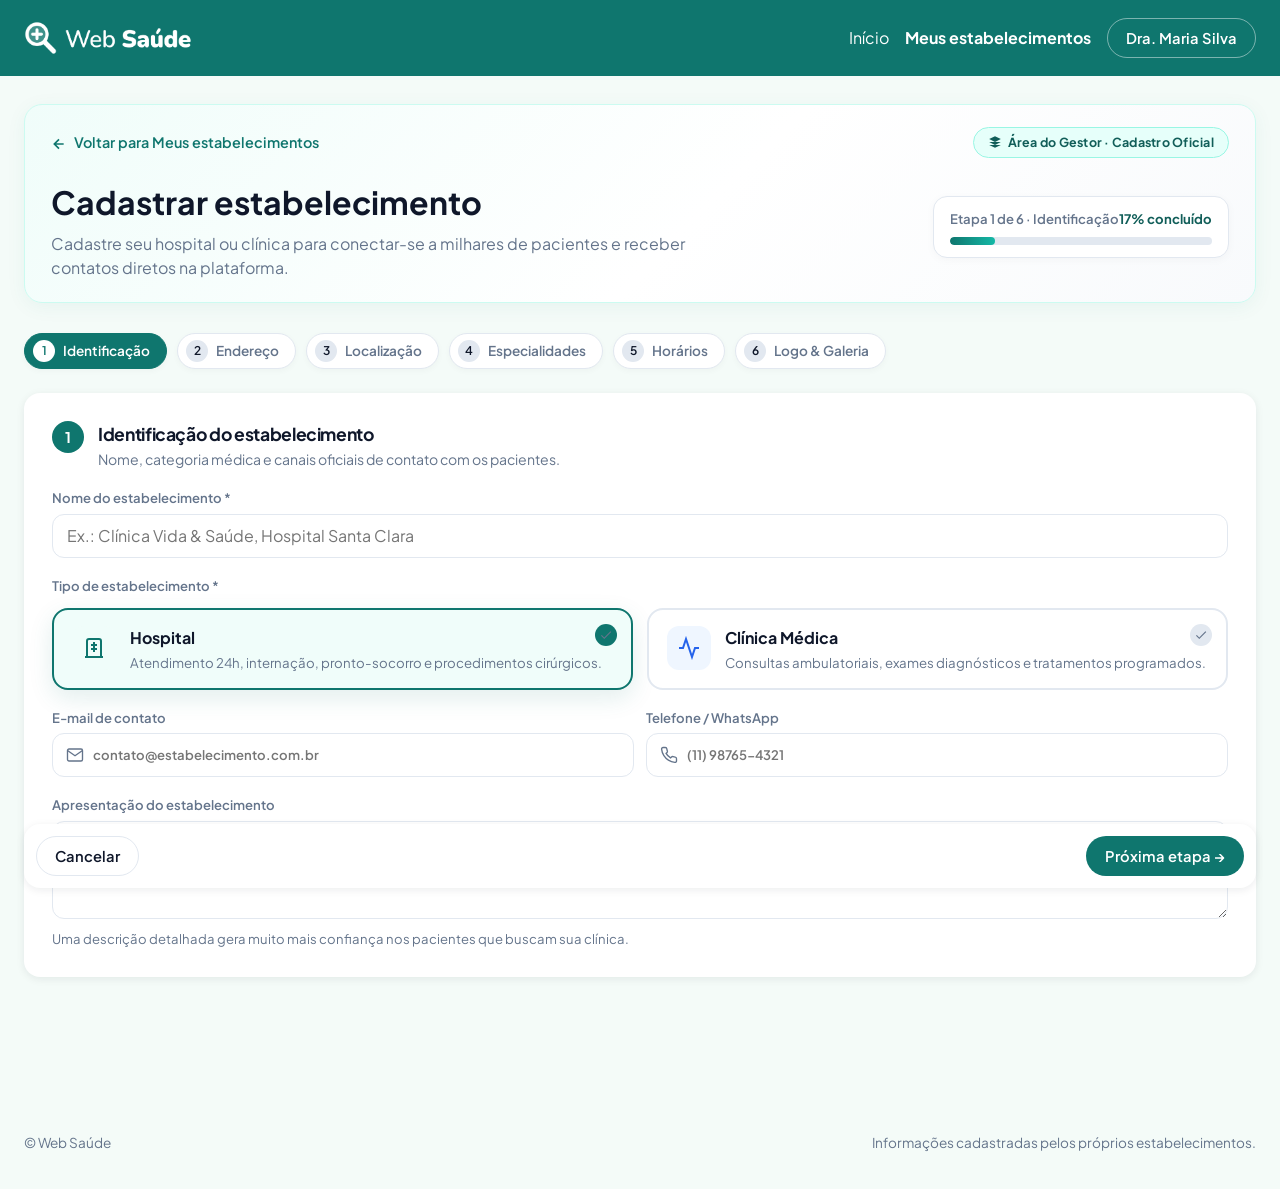
<file: cadastro-unidade.html>
<!DOCTYPE html>
<html lang="pt-BR">
<head>
  <meta charset="UTF-8">
  <meta name="viewport" content="width=device-width, initial-scale=1.0">
  <title>Web Saúde — Cadastrar estabelecimento</title>
  <link rel="preconnect" href="https://fonts.googleapis.com">
  <link href="https://fonts.googleapis.com/css2?family=Plus+Jakarta+Sans:wght@400;500;600;700&display=swap" rel="stylesheet">
    <link rel="icon" type="image/png" href="img/favicon.png">
  <link rel="stylesheet" href="css/styles.css">
</head>
<body>
  <a class="skip-link" href="#conteudo">Pular para o conteúdo</a>
  <div class="page">
    <div data-header="Meus estabelecimentos" data-mode="gestor"></div>
    <main id="conteudo" class="wrap gestor">
      <div class="establishment-hero card">
        <div class="establishment-hero-top">
          <a class="det-back" href="minhas-unidades.html" style="margin:0;">
            <svg viewBox="0 0 24 24" width="16" height="16" fill="none" stroke="currentColor" stroke-width="2.5" style="display:inline-block;vertical-align:middle;margin-right:4px;"><path d="M19 12H5M12 19l-7-7 7-7"/></svg>
            <span>Voltar para Meus estabelecimentos</span>
          </a>
          <span class="establishment-badge">
            <svg viewBox="0 0 24 24" width="14" height="14" fill="currentColor"><path d="M12 2L2 7l10 5 10-5-10-5zM2 17l10 5 10-5M2 12l10 5 10-5"/></svg>
            Área do Gestor · Cadastro Oficial
          </span>
        </div>
        <div class="establishment-hero-main">
          <div>
            <h1 id="page-title" style="margin: 4px 0 6px;">Cadastrar estabelecimento</h1>
            <p class="gestor-lead" id="page-subtitle" style="margin: 0;">Cadastre seu hospital ou clínica para conectar-se a milhares de pacientes e receber contatos diretos na plataforma.</p>
          </div>
          <div class="establishment-progress-box">
            <div class="establishment-progress-label">
              <span id="step-count-text">Etapa 1 de 6</span>
              <strong id="step-pct-text">17% concluído</strong>
            </div>
            <div class="establishment-progress-track">
              <div class="establishment-progress-bar" id="progress-bar" style="width: 17%;"></div>
            </div>
          </div>
        </div>
      </div>

      <div class="callout" id="banner" hidden></div>
      <ol class="stepper stepper-modern" id="stepper" aria-label="Passos do cadastro"></ol>

      <form id="form" class="unit-form">
        <!-- ETAPA 1: IDENTIFICAÇÃO -->
        <section class="card panel unit-block" id="sec-info" data-step="0">
          <header class="unit-block-head">
            <span class="how-num">1</span>
            <div>
              <h2>Identificação do estabelecimento</h2>
              <p>Nome, categoria médica e canais oficiais de contato com os pacientes.</p>
            </div>
          </header>

          <label class="field">
            <span>Nome do estabelecimento *</span>
            <input class="input" name="nome" required maxlength="80" placeholder="Ex.: Clínica Vida & Saúde, Hospital Santa Clara">
          </label>
          <p class="field-error" id="nome-error" hidden>Informe o nome do estabelecimento.</p>

          <div class="field">
            <span>Tipo de estabelecimento *</span>
            <div class="tipo-cards">
              <label class="tipo-card">
                <input type="radio" name="tipo" value="Hospital" checked>
                <div class="tipo-card-inner">
                  <div class="tipo-card-icon hospital-icon">
                    <svg viewBox="0 0 24 24" width="24" height="24" fill="none" stroke="currentColor" stroke-width="2"><path d="M3 21h18M5 21V5a2 2 0 0 1 2-2h10a2 2 0 0 1 2 2v16M9 9h6M9 13h6M12 6v10"/></svg>
                  </div>
                  <div class="tipo-card-text">
                    <strong>Hospital</strong>
                    <p>Atendimento 24h, internação, pronto-socorro e procedimentos cirúrgicos.</p>
                  </div>
                  <span class="tipo-card-check">
                    <svg viewBox="0 0 24 24" width="14" height="14" fill="currentColor"><path d="M9 16.17L4.83 12l-1.42 1.41L9 19 21 7l-1.41-1.41z"/></svg>
                  </span>
                </div>
              </label>

              <label class="tipo-card">
                <input type="radio" name="tipo" value="Clínica">
                <div class="tipo-card-inner">
                  <div class="tipo-card-icon clinica-icon">
                    <svg viewBox="0 0 24 24" width="24" height="24" fill="none" stroke="currentColor" stroke-width="2"><path d="M22 12h-4l-3 9L9 3l-3 9H2"/></svg>
                  </div>
                  <div class="tipo-card-text">
                    <strong>Clínica Médica</strong>
                    <p>Consultas ambulatoriais, exames diagnósticos e tratamentos programados.</p>
                  </div>
                  <span class="tipo-card-check">
                    <svg viewBox="0 0 24 24" width="14" height="14" fill="currentColor"><path d="M9 16.17L4.83 12l-1.42 1.41L9 19 21 7l-1.41-1.41z"/></svg>
                  </span>
                </div>
              </label>
            </div>
          </div>

          <div class="form-grid-2">
            <label class="field">
              <span>E-mail de contato</span>
              <span class="input-icon">
                <svg viewBox="0 0 24 24" width="18" height="18" fill="none" stroke="currentColor" stroke-width="2"><path d="M4 4h16c1.1 0 2 .9 2 2v12c0 1.1-.9 2-2 2H4c-1.1 0-2-.9-2-2V6c0-1.1.9-2 2-2z"/><polyline points="22,6 12,13 2,6"/></svg>
                <input class="input" type="email" name="email" placeholder="contato@estabelecimento.com.br">
              </span>
            </label>
            <label class="field">
              <span>Telefone / WhatsApp</span>
              <span class="input-icon">
                <svg viewBox="0 0 24 24" width="18" height="18" fill="none" stroke="currentColor" stroke-width="2"><path d="M22 16.92v3a2 2 0 0 1-2.18 2 19.79 19.79 0 0 1-8.63-3.07 19.5 19.5 0 0 1-6-6 19.79 19.79 0 0 1-3.07-8.67A2 2 0 0 1 4.11 2h3a2 2 0 0 1 2 1.72 12.84 12.84 0 0 0 .7 2.81 2 2 0 0 1-.45 2.11L8.09 9.91a16 16 0 0 0 6 6l1.27-1.27a2 2 0 0 1 2.11-.45 12.84 12.84 0 0 0 2.81.7A2 2 0 0 1 22 16.92z"/></svg>
                <input class="input" name="telefone" inputmode="tel" placeholder="(11) 98765-4321">
              </span>
            </label>
          </div>

          <label class="field">
            <span>Apresentação do estabelecimento</span>
            <textarea class="textarea" name="descricao" rows="3" placeholder="Apresente sua infraestrutura, equipe médica, certificações e diferenciais de atendimento aos pacientes..."></textarea>
            <small class="field-tip">Uma descrição detalhada gera muito mais confiança nos pacientes que buscam sua clínica.</small>
          </label>
        </section>

        <!-- ETAPA 2: ENDEREÇO -->
        <section class="card panel unit-block" id="sec-end" data-step="1" hidden>
          <header class="unit-block-head">
            <span class="how-num">2</span>
            <div>
              <h2>Endereço e localização textual</h2>
              <p>Endereço oficial para correspondência, identificação e busca por cidade e bairro.</p>
            </div>
          </header>

          <div class="info-tip-box">
            <svg viewBox="0 0 24 24" width="20" height="20" fill="none" stroke="currentColor" stroke-width="2"><circle cx="12" cy="12" r="10"/><line x1="12" y1="16" x2="12" y2="12"/><line x1="12" y1="8" x2="12.01" y2="8"/></svg>
            <p>Preencha os dados do logradouro. Na próxima etapa você poderá validar e posicionar o pino exato no mapa via GPS.</p>
          </div>

          <div class="form-grid-3">
            <label class="field"><span>CEP</span><input class="input" name="cep" inputmode="numeric" placeholder="00000-000"></label>
            <label class="field" style="grid-column: span 2;"><span>Rua / Avenida</span><input class="input" name="rua" placeholder="Ex.: Av. Paulista"></label>
          </div>
          <div class="form-grid-3">
            <label class="field"><span>Número</span><input class="input" name="numero" placeholder="Ex.: 1500"></label>
            <label class="field"><span>Complemento / Sala</span><input class="input" name="complemento" placeholder="Ex.: Sala 402, Bloco B"></label>
            <label class="field"><span>Bairro</span><input class="input" name="bairro" placeholder="Ex.: Bela Vista"></label>
          </div>
          <div class="form-grid-2">
            <label class="field"><span>Cidade</span><input class="input" name="cidade" placeholder="Ex.: São Paulo"></label>
            <label class="field"><span>Estado (UF)</span>
              <select class="select" name="estado">
                <option value="">Selecione o estado</option>
              </select>
            </label>
          </div>
        </section>

        <!-- ETAPA 3: LOCALIZAÇÃO NO MAPA & COORDENADAS (NOVA ABA) -->
        <section class="card panel unit-block" id="sec-map" data-step="2" hidden>
          <header class="unit-block-head">
            <span class="how-num">3</span>
            <div>
              <h2>Localização</h2>
              <p>Informe a latitude e longitude do estabelecimento para alimentar a busca por proximidade e rotas de GPS.</p>
            </div>
          </header>

          <div class="info-tip-box">
            <svg viewBox="0 0 24 24" width="20" height="20" fill="none" stroke="currentColor" stroke-width="2"><polygon points="3 11 22 2 13 21 11 13 3 11"/></svg>
            <p>O sistema de busca do Web Saúde calcula a distância em km até o paciente através da <strong>Latitude</strong> e <strong>Longitude</strong>. Use o GPS, busque no mapa ou clique no local exato.</p>
          </div>

          <!-- Barra de Ações Rápidas do Mapa -->
          <div class="map-toolbar">
            <div style="display:flex;gap:10px;flex-wrap:wrap;">
              <button class="btn btn-primary btn-sm" type="button" id="btn-gps">
                <svg viewBox="0 0 24 24" width="16" height="16" fill="none" stroke="currentColor" stroke-width="2.5" style="display:inline-block;vertical-align:middle;margin-right:4px;"><circle cx="12" cy="12" r="10"/><circle cx="12" cy="12" r="3"/><line x1="12" y1="2" x2="12" y2="6"/><line x1="12" y1="18" x2="12" y2="22"/><line x1="2" y1="12" x2="6" y2="12"/><line x1="18" y1="12" x2="22" y2="12"/></svg>
                <span>Usar minha localização atual</span>
              </button>
              <button class="btn btn-ghost btn-sm" type="button" id="btn-geocode">
                <svg viewBox="0 0 24 24" width="16" height="16" fill="none" stroke="currentColor" stroke-width="2" style="display:inline-block;vertical-align:middle;margin-right:4px;"><path d="M21 10c0 7-9 13-9 13s-9-6-9-13a9 9 0 0 1 18 0z"/><circle cx="12" cy="10" r="3"/></svg>
                <span>Localizar pelo endereço digitado</span>
              </button>
            </div>

            <div class="map-search-bar">
              <input class="input input-sm" id="map-query" placeholder="Buscar rua, bairro ou ponto de referência no mapa..." style="min-height:36px;font-size:0.85rem;">
              <button class="btn btn-ghost btn-sm" type="button" id="btn-search-map">Buscar</button>
            </div>
          </div>

          <!-- Container Visual do Mapa (Placeholder igual outras páginas na UI) -->
          <div class="card det-map" id="map-placeholder" aria-label="Mapa" style="min-height: 280px; margin: 6px 0 10px;">
            <div style="display:flex; flex-direction:column; align-items:center; gap:8px;">
              <svg viewBox="0 0 24 24" width="32" height="32" fill="none" stroke="currentColor" stroke-width="1.8"><polygon points="3 11 22 2 13 21 11 13 3 11"/></svg>
              <span>Aqui que vai ficar o mapa</span>
              <small id="map-preview-coords" style="font-weight: 600; font-size: 0.82rem; color: var(--teal);"></small>
            </div>
          </div>

          <!-- Inputs de Latitude e Longitude (Preenchidos automaticamente ou manualmente) -->
          <div class="map-coords-card">
            <div class="map-coords-head">
              <div>
                <strong style="color:var(--text);font-size:0.95rem;">Coordenadas Geográficas (Latitude e Longitude)</strong>
                <p class="help" style="margin:2px 0 0;">Capturadas automaticamente ao mover o mapa, ou digite manualmente se já souber.</p>
              </div>
              <span class="coords-status-badge" id="coords-badge">
                <svg viewBox="0 0 24 24" width="14" height="14" fill="currentColor"><path d="M9 16.17L4.83 12l-1.42 1.41L9 19 21 7l-1.41-1.41z"/></svg>
                <span id="coords-badge-txt">Ponto definido</span>
              </span>
            </div>

            <div class="map-coords-grid">
              <label class="field" style="margin:0;">
                <span>Latitude * (ex.: -23.550520)</span>
                <input class="input" name="latitude" id="coord-lat" placeholder="-23.550520" step="any" type="number" required>
              </label>
              <label class="field" style="margin:0;">
                <span>Longitude * (ex.: -46.633308)</span>
                <input class="input" name="longitude" id="coord-lng" placeholder="-46.633308" step="any" type="number" required>
              </label>
            </div>
          </div>
        </section>

        <!-- ETAPA 4: ESPECIALIDADES -->
        <section class="card panel unit-block" id="sec-esp" data-step="3" hidden>
          <header class="unit-block-head">
            <span class="how-num">4</span>
            <div>
              <h2>Especialidades médicas atendidas</h2>
              <p>Marque as especialidades disponíveis no estabelecimento para ser encontrado pelos filtros dos pacientes.</p>
            </div>
          </header>

          <div class="esp-header-tools">
            <label class="field filter-search" style="margin: 0; flex: 1; min-width: 240px;">
              <span>Buscar na lista</span>
              <span class="input-icon">
                <svg viewBox="0 0 24 24" aria-hidden="true"><circle cx="11" cy="11" r="7"/><path d="M20 20l-3-3"/></svg>
                <input class="input" id="esp-busca" type="search" placeholder="Ex.: Cardiologia, Pediatria, Dermatologia..." autocomplete="off">
              </span>
            </label>
            <span class="badge badge-teal" id="esp-count-badge">0 selecionadas</span>
          </div>

          <div id="lista-esp" class="esp-pills" style="max-height: 280px; overflow-y: auto; padding: 4px;"></div>

          <div class="esp-add" style="background:#f8fafc; padding:14px; border-radius:12px; border:1px solid var(--line);">
            <label class="field" style="margin:0;">
              <span>Outra especialidade ou serviço</span>
              <input class="input" id="esp-custom" placeholder="Ex.: Fisioterapia Esportiva, Acupuntura...">
            </label>
            <button class="btn btn-primary" type="button" id="add-esp">Adicionar especialidade</button>
          </div>
        </section>

        <!-- ETAPA 5: HORÁRIOS -->
        <section class="card panel unit-block" id="sec-hor" data-step="4" hidden>
          <header class="unit-block-head">
            <span class="how-num">5</span>
            <div>
              <h2>Horários de funcionamento</h2>
              <p>Adicione o mesmo horário para vários dias de uma vez ou personalize dias diferentes. Os dias que não forem escolhidos ficarão automaticamente como <strong>Fechado</strong>.</p>
            </div>
          </header>

          <div class="hours-panel">
            <!-- Opção de Estabelecimento Aberto 24 Horas -->
            <div class="hours-24-card">
              <label class="check-24h">
                <input type="checkbox" id="hor-global-24">
                <div class="check-24h-text">
                  <strong>Aberto 24 horas (Plantão Contínuo todos os dias)</strong>
                  <p>Marque esta opção se o estabelecimento atende 24 horas por dia, 7 dias por semana (ex.: Pronto-Socorro ou Hospital).</p>
                </div>
              </label>
              <span class="chip chip-ok" id="badge-24h-global" hidden>Plantão 24h Ativo</span>
            </div>

            <!-- Construtor de Horários para Múltiplos Dias -->
            <div class="hours-builder" id="hours-custom-builder">
              <div class="hours-dias-selector">
                <div class="hours-dias-selector-head">
                  <span style="font-weight:600; font-size:0.88rem; color:var(--text);">1. Selecione em quais dias você deseja aplicar o horário:</span>
                  <div class="hours-quick-links">
                    <button class="hours-quick-btn" type="button" id="btn-dias-uteis">Seg a Sex</button>
                    <span>·</span>
                    <button class="hours-quick-btn" type="button" id="btn-dias-fim">Fim de semana</button>
                    <span>·</span>
                    <button class="hours-quick-btn" type="button" id="btn-dias-todos">Todos os dias</button>
                    <span>·</span>
                    <button class="hours-quick-btn" type="button" id="btn-dias-limpar" style="color:var(--muted);">Desmarcar</button>
                  </div>
                </div>

                <div class="hours-dias-chips">
                  <label class="hours-dia-chip"><input type="checkbox" name="builder_dia" value="1" checked><span>Seg</span></label>
                  <label class="hours-dia-chip"><input type="checkbox" name="builder_dia" value="2" checked><span>Ter</span></label>
                  <label class="hours-dia-chip"><input type="checkbox" name="builder_dia" value="3" checked><span>Qua</span></label>
                  <label class="hours-dia-chip"><input type="checkbox" name="builder_dia" value="4" checked><span>Qui</span></label>
                  <label class="hours-dia-chip"><input type="checkbox" name="builder_dia" value="5" checked><span>Sex</span></label>
                  <label class="hours-dia-chip"><input type="checkbox" name="builder_dia" value="6"><span>Sáb</span></label>
                  <label class="hours-dia-chip"><input type="checkbox" name="builder_dia" value="0"><span>Dom</span></label>
                </div>
              </div>

              <!-- Definição do Horário para estes dias -->
              <div class="hours-time-inputs">
                <label class="hours-24-option">
                  <input type="checkbox" id="builder-24h">
                  <span>Aberto 24 horas nestes dias</span>
                </label>

                <div id="builder-time-fields" class="hours-time-fields">
                  <label class="field" style="margin:0;">
                    <span>Abre às</span>
                    <input class="input" id="builder-abre" type="time" value="08:00">
                  </label>
                  <span class="hours-sep" style="align-self:center; margin-bottom:8px;">às</span>
                  <label class="field" style="margin:0;">
                    <span>Fecha às</span>
                    <input class="input" id="builder-fecha" type="time" value="18:00">
                  </label>
                </div>

                <button class="btn btn-primary" type="button" id="btn-aplicar-horario" style="min-height:42px;">
                  + Aplicar horário aos dias selecionados
                </button>
              </div>
            </div>

            <!-- Grade Resumo dos 7 Dias da Semana -->
            <div>
              <div style="display:flex; justify-content:space-between; align-items:center; margin-bottom:8px;">
                <strong style="font-size:0.92rem; color:var(--text);">Grade semanal de funcionamento:</strong>
                <small class="help">Dias sem horário configurado ficam automaticamente como <strong>Fechado</strong>.</small>
              </div>

              <div class="hours-weekly-list" id="grade-semanal"></div>
            </div>
          </div>
        </section>

        <!-- ETAPA 6: LOGO & GALERIA -->
        <section class="card panel unit-block" id="sec-fotos" data-step="5" hidden>
          <header class="unit-block-head">
            <span class="how-num">6</span>
            <div>
              <h2>Logo e galeria de fotos</h2>
              <p>A logo oficial é obrigatória para identificar o estabelecimento. A galeria de fotos é opcional.</p>
            </div>
          </header>

          <div class="photo-section-card">
            <div class="photo-section-head">
              <div>
                <h3 style="margin:0 0 4px;">Logo do estabelecimento *</h3>
                <p class="help" style="margin:0;">Logotipo oficial exibido no perfil e nos resultados de busca (obrigatório).</p>
              </div>
              <label class="btn btn-primary photo-btn">
                <input id="perfil-input" type="file" accept="image/*" required>
                <span id="perfil-btn-label">Escolher logo</span>
              </label>
            </div>
            <div class="photo-perfil-preview-lg" id="perfil-preview">
              <div class="photo-empty-state">
                <svg viewBox="0 0 24 24" width="36" height="36" fill="none" stroke="#94a3b8" stroke-width="1.5"><rect x="3" y="3" width="18" height="18" rx="2" ry="2"/><circle cx="8.5" cy="8.5" r="1.5"/><polyline points="21 15 16 10 5 21"/></svg>
                <span>Nenhuma logo selecionada</span>
              </div>
            </div>
          </div>

          <div class="photo-section-card">
            <div class="photo-section-head">
              <div>
                <h3 style="margin:0 0 4px;">Galeria de fotos (Opcional)</h3>
                <p class="help" style="margin:0;">Opcional. Fotos do ambiente, consultórios, recepção e equipamentos.</p>
              </div>
              <label class="btn btn-ghost photo-btn">
                <input id="galeria-input" type="file" accept="image/*" multiple>
                <span>+ Adicionar fotos</span>
              </label>
            </div>
            <div class="photo-grid" id="fotos-grid"></div>
            <p class="help" id="galeria-vazia" style="margin-top:6px;">Nenhuma foto na galeria ainda (opcional).</p>
          </div>
        </section>

        <!-- BARRA FIXA DE AÇÕES -->
        <div class="form-actions unit-form-actions establishment-actions" id="acoes"></div>
      </form>
    </main>
    <div data-footer></div>
  </div>

  <script src="js/data.js"></script>
  <script src="js/app.js"></script>
  <script>
    var STEPS = ["sec-info", "sec-end", "sec-map", "sec-esp", "sec-hor", "sec-fotos"];
    var STEP_LABELS = ["Identificação", "Endereço", "Localização", "Especialidades", "Horários", "Logo & Galeria"];
    var passo = 0;
    var params = WebSaude.ui.params();
    var editId = Number(params.get("id") || 0);
    var unidade = editId
      ? WebSaude.unidades.filter(function (u) { return u.id === editId; })[0]
      : null;
    var perfil = null;
    var galeria = [];
    var horarios = WebSaude.horariosPadrao().map(function (h) {
      return Object.assign({}, h, { active: false });
    });
    var horCopiar = false;
    var horRespondeu = false;
    var especialidades = [];
    var customEsp = [];
    var locked = false;

    var DEFAULT_COORDS = [-23.55052, -46.633308]; // São Paulo Centro

    if (editId && !unidade) {
      bloquear("Estabelecimento não encontrado", "Este estabelecimento não existe ou foi removido.");
    } else if (unidade && unidade.gestor !== WebSaude.GESTOR_ATUAL) {
      bloquear("Acesso negado", "Você só administra os estabelecimentos desta conta. Este estabelecimento pertence a outro gestor.");

    } else {
      iniciar();
    }

    function bloquear(titulo, texto) {
      document.getElementById("page-title").textContent = titulo;
      document.getElementById("form").hidden = true;
      document.getElementById("stepper").hidden = true;
      var ban = document.getElementById("banner");
      ban.hidden = false;
      ban.className = "callout callout-warn";
      ban.textContent = texto;
    }

    function iniciar() {
      var sel = document.querySelector('select[name="estado"]');
      WebSaude.ESTADOS.forEach(function (uf) {
        sel.appendChild(new Option(uf, uf));
      });
      if (unidade) {
        document.getElementById("page-title").textContent = "Editar " + unidade.nome;
        document.title = "Web Saúde — Editar estabelecimento";
        fill();
      }
      renderEsp();
      renderHor();
      renderFotos();
      renderBanner();
      irPara(Number(params.get("passo") || 0) || 0);
      setLocked(locked);
    }

    function fill() {
      var form = document.getElementById("form");
      form.nome.value = unidade.nome || "";
      form.email.value = unidade.email || "";
      form.telefone.value = unidade.telefone || unidade.whatsapp || "";
      form.descricao.value = unidade.descricao || "";
      form.rua.value = unidade.rua || "";
      form.numero.value = unidade.numero || "";
      form.complemento.value = unidade.complemento || "";
      if (form.bairro && unidade.bairro) form.bairro.value = unidade.bairro;
      form.cep.value = unidade.cep || "";
      form.cidade.value = unidade.cidade || "";
      form.estado.value = unidade.estado || "";

      // Coordenadas
      if (unidade.latitude != null && unidade.longitude != null) {
        form.latitude.value = Number(unidade.latitude).toFixed(6);
        form.longitude.value = Number(unidade.longitude).toFixed(6);
      }

      var tipo = /cl[ií]nica/i.test(unidade.tipo || "") ? "Clínica" : "Hospital";
      var radio = form.querySelector('input[name="tipo"][value="' + tipo + '"]');
      if (radio) radio.checked = true;
      especialidades = (unidade.especialidades || []).map(WebSaude.canonEsp);
      customEsp = especialidades.filter(function (s) { return WebSaude.ESPECIALIDADES.indexOf(s) < 0; });
      horarios = (unidade.horarios && unidade.horarios.length) ? unidade.horarios.map(function (h) { return Object.assign({}, h); }) : WebSaude.horariosPadrao();
      var all24 = horarios.length > 0 && horarios.every(function (h) { return h.active && h.atende24h; });
      document.getElementById("hor-global-24").checked = all24;
      var urls = unidade.fotos && unidade.fotos.length ? unidade.fotos : (unidade.foto ? [unidade.foto] : []);
      if (urls[0]) perfil = { id: "perfil", url: urls[0] };
      galeria = urls.slice(1).map(function (url, i) { return { id: "gal-" + i, url: url }; });
      locked = false;
    }

    function setCoords(lat, lng) {
      document.getElementById("coord-lat").value = Number(lat).toFixed(6);
      document.getElementById("coord-lng").value = Number(lng).toFixed(6);
      var badge = document.getElementById("coords-badge-txt");
      if (badge) badge.textContent = "Coordenadas capturadas";
      var preview = document.getElementById("map-preview-coords");
      if (preview) preview.textContent = "Coordenadas: " + Number(lat).toFixed(4) + ", " + Number(lng).toFixed(4);
    }

    function irPara(n) {
      passo = Math.max(0, Math.min(STEPS.length - 1, n));
      STEPS.forEach(function (id, i) {
        document.getElementById(id).hidden = i !== passo;
      });
      document.getElementById("stepper").innerHTML = STEP_LABELS.map(function (label, i) {
        var cls = i === passo ? " is-on" : (i < passo ? " is-done" : "");
        return '<li class="stepper-item' + cls + '"><span>' + (i + 1) + "</span> " + label + "</li>";
      }).join("");

      var pct = Math.round(((passo + 1) / STEPS.length) * 100);
      var bar = document.getElementById("progress-bar");
      if (bar) bar.style.width = pct + "%";
      var stepCount = document.getElementById("step-count-text");
      if (stepCount) stepCount.textContent = "Etapa " + (passo + 1) + " de " + STEPS.length + " · " + STEP_LABELS[passo];
      var stepPct = document.getElementById("step-pct-text");
      if (stepPct) stepPct.textContent = pct + "% concluído";


      renderAcoes();
      var activeStep = document.querySelector("#stepper .is-on");
      if (activeStep && typeof activeStep.scrollIntoView === "function") {
        try { activeStep.scrollIntoView({ behavior: "smooth", inline: "center", block: "nearest" }); } catch (e) {}
      }
      document.getElementById("conteudo").scrollIntoView({ behavior: "smooth", block: "start" });
    }

    function renderBanner() {
      var ban = document.getElementById("banner");
      if (!unidade) { ban.hidden = true; return; }
      var s = WebSaude.situacaoUnidade(unidade);
      if (s === "Pendente") {
        ban.hidden = false;
        ban.className = "callout callout-warn";
        ban.innerHTML = "<strong>Em análise.</strong> Você pode ajustar dados e fotos. Salve as alterações quando terminar.";
      } else if (s === "Rejeitado") {
        ban.hidden = false;
        ban.className = "callout callout-danger";
        ban.innerHTML = "<strong>Rejeitado.</strong> Motivo: " + esc(unidade.motivoRejeicao || "Revise o cadastro e reenvie.");
      } else if (s === "Aprovado" && unidade.status !== "Publicado") {
        ban.hidden = false;
        ban.className = "callout callout-ok";
        ban.innerHTML = "<strong>Aprovado.</strong> No último passo você pode publicar.";
      } else if (s === "Aprovado") {
        ban.hidden = false;
        ban.className = "callout callout-ok";
        ban.innerHTML = "<strong>Publicado.</strong> Altere informações, horários e fotos e salve no último passo.";
      } else {
        ban.hidden = true;
      }
    }

    function renderEsp() {
      var all = WebSaude.ESPECIALIDADES.concat(customEsp);
      document.getElementById("lista-esp").innerHTML = all.map(function (s) {
        var on = especialidades.indexOf(s) >= 0 ? " checked" : "";
        return '<label><input type="checkbox" data-esp="' + esc(s) + '"' + on + "><span>" + esc(s) + "</span></label>";
      }).join("");

      var badge = document.getElementById("esp-count-badge");
      if (badge) {
        badge.textContent = especialidades.length + (especialidades.length === 1 ? " selecionada" : " selecionadas");
      }
      filterEsp();
    }

    function filterEsp() {
      var q = WebSaude.normEsp(document.getElementById("esp-busca").value);
      document.querySelectorAll("#lista-esp label").forEach(function (lab) {
        var nome = lab.querySelector("[data-esp]").getAttribute("data-esp");
        lab.hidden = !!(q && WebSaude.normEsp(nome).indexOf(q) < 0);
      });
    }

    function renderHor() {
      var global24 = document.getElementById("hor-global-24").checked;
      var builder = document.getElementById("hours-custom-builder");
      var badge = document.getElementById("badge-24h-global");
      if (builder) builder.hidden = global24;
      if (badge) badge.hidden = !global24;

      if (global24) {
        horarios.forEach(function (h) {
          h.active = true;
          h.atende24h = true;
          h.opensAt = "00:00";
          h.closesAt = "23:59";
        });
      }

      var grade = document.getElementById("grade-semanal");
      if (!grade) return;

      // Ordem semanal: Segunda a Sábado, depois Domingo
      var ordemDias = [1, 2, 3, 4, 5, 6, 0];
      grade.innerHTML = ordemDias.map(function (diaIdx) {
        var h = horarios.filter(function (item) { return item.weekday === diaIdx; })[0];
        if (!h) {
          h = { weekday: diaIdx, opensAt: "08:00", closesAt: "18:00", active: false, atende24h: false };
          horarios.push(h);
        }
        var nomeDia = WebSaude.DIAS[diaIdx];
        var rowClass = h.active ? "hours-day-row is-open" : "hours-day-row is-closed";

        var statusHtml = "";
        if (!h.active) {
          statusHtml = '<span class="chip chip-muted">Fechado</span>';
        } else if (h.atende24h) {
          statusHtml = '<span class="chip chip-ok">Aberto 24 horas</span>';
        } else {
          statusHtml = '<span class="chip chip-teal">' + esc(h.opensAt) + " às " + esc(h.closesAt) + "</span>";
        }

        var actionHtml = "";
        if (!global24) {
          if (h.active) {
            actionHtml = '<button type="button" class="btn btn-ghost btn-sm" data-hor-fechar="' + diaIdx + '">Marcar Fechado</button>';
          } else {
            actionHtml = '<button type="button" class="btn btn-ghost btn-sm" data-hor-configurar="' + diaIdx + '">Configurar</button>';
          }
        }

        return '<div class="' + rowClass + '">' +
          '<span class="hours-day-name">' + esc(nomeDia) + '</span>' +
          '<div class="hours-day-status">' + statusHtml + '</div>' +
          '<div class="hours-day-actions">' + actionHtml + '</div>' +
          '</div>';
      }).join("");
    }

    function renderFotos() {
      var box = document.getElementById("perfil-preview");
      if (perfil) {
        box.innerHTML = '<img src="' + esc(perfil.url) + '" alt="Logo do estabelecimento">' +
          '<button type="button" class="photo-thumb-x" id="del-perfil" aria-label="Remover logo">×</button>';
        document.getElementById("perfil-btn-label").textContent = "Alterar logo";
      } else {
        box.innerHTML = '<div class="photo-empty-state">' +
          '<svg viewBox="0 0 24 24" width="36" height="36" fill="none" stroke="#94a3b8" stroke-width="1.5"><rect x="3" y="3" width="18" height="18" rx="2" ry="2"/><circle cx="8.5" cy="8.5" r="1.5"/><polyline points="21 15 16 10 5 21"/></svg>' +
          '<span>Nenhuma logo selecionada</span></div>';
        document.getElementById("perfil-btn-label").textContent = "Escolher logo";
      }
      document.getElementById("fotos-grid").innerHTML = galeria.map(function (f) {
        return '<div class="photo-thumb">' +
          '<img src="' + esc(f.url) + '" alt="">' +
          '<button type="button" aria-label="Remover foto" data-del="' + esc(f.id) + '">×</button>' +
          "</div>";
      }).join("");
      document.getElementById("galeria-vazia").hidden = galeria.length > 0;
    }

    function renderAcoes() {
      var s = unidade ? WebSaude.situacaoUnidade(unidade) : "Novo";
      var ultimo = passo === STEPS.length - 1;
      var html = "";
      if (passo > 0) html += '<button class="btn btn-ghost" type="button" id="voltar">← Voltar</button>';
      else html += '<a class="btn btn-ghost" href="minhas-unidades.html">Cancelar</a>';

      var centerGroup = '<div class="actions-group-right" style="display:flex;gap:10px;">';
      if (!ultimo) {
        centerGroup += '<button class="btn btn-primary" type="button" id="proximo">Próxima etapa →</button>';
      } else {
        if (s === "Aprovado" && unidade && unidade.status === "Publicado") {
          centerGroup += '<button class="btn btn-primary" type="button" id="salvar-pub">Salvar alterações</button>';
        } else if (s === "Aprovado" && unidade && unidade.status !== "Publicado") {
          centerGroup += '<button class="btn btn-primary" type="button" id="publicar">Publicar estabelecimento</button>';
        } else if (s === "Pendente") {
          centerGroup += '<button class="btn btn-primary" type="button" id="salvar-pub">Salvar alterações</button>';
        } else {
          centerGroup += '<button class="btn btn-primary" type="submit" id="enviar">' + (s === "Rejeitado" ? "Reenviar para aprovação" : "Enviar para aprovação") + "</button>";
        }
      }
      centerGroup += '</div>';
      document.getElementById("acoes").innerHTML = html + centerGroup;
    }

    function setLocked(on) {
      document.querySelectorAll("#form input, #form textarea, #form select, #add-esp, #hor-add, #hor-sim, #hor-nao, #hor-edit, #btn-gps, #btn-geocode, #btn-search-map").forEach(function (el) {
        el.disabled = on;
      });
    }

    function esc(s) {
      return String(s).replace(/[&<>"']/g, function (c) {
        return { "&": "&amp;", "<": "&lt;", ">": "&gt;", '"': "&quot;", "'": "&#39;" }[c];
      });
    }

    function urlsFotos() {
      var urls = [];
      if (perfil) urls.push(perfil.url);
      galeria.forEach(function (f) { urls.push(f.url); });
      return urls;
    }

    function lerForm() {
      var form = document.getElementById("form");
      var tipo = (form.querySelector('input[name="tipo"]:checked') || {}).value || "Hospital";
      var rua = form.rua.value.trim();
      var numero = form.numero.value.trim();
      var complemento = form.complemento.value.trim();
      var bairro = (form.bairro ? form.bairro.value.trim() : "");
      var cidade = form.cidade.value.trim();
      var estado = form.estado.value;
      var endereco = [rua + (numero ? ", " + numero : ""), complemento, bairro].filter(Boolean).join(" — ");
      if (cidade) endereco = endereco ? endereco + " — " + cidade : cidade;
      var fone = form.telefone.value.trim();
      var urls = urlsFotos();
      var latVal = parseFloat(form.latitude.value);
      var lngVal = parseFloat(form.longitude.value);

      return {
        nome: form.nome.value.trim(),
        tipo: tipo,
        email: form.email.value.trim(),
        telefone: fone,
        whatsapp: fone,
        descricao: form.descricao.value.trim(),
        rua: rua,
        numero: numero,
        complemento: complemento,
        bairro: bairro,
        cep: form.cep.value.trim(),
        cidade: cidade,
        estado: estado,
        endereco: endereco || cidade,
        latitude: !isNaN(latVal) ? latVal : null,
        longitude: !isNaN(lngVal) ? lngVal : null,
        especialidades: especialidades.slice(),
        horarios: horarios.map(function (h) { return Object.assign({}, h); }),
        fotos: urls,
        foto: urls[0] || "https://images.unsplash.com/photo-1519494026892-80bbd2d6fd0d?w=800&q=80"
      };
    }

    function validarEtapa(etapaIdx) {
      var form = document.getElementById("form");

      if (etapaIdx === 0) { // Identificação
        var nome = form.nome.value.trim();
        var err = document.getElementById("nome-error");
        if (!nome) {
          if (err) err.hidden = false;
          WebSaude.ui.toast("Informe o nome do estabelecimento.");
          form.nome.focus();
          return false;
        }
        if (err) err.hidden = true;

        var tipo = form.querySelector('input[name="tipo"]:checked');
        if (!tipo) {
          WebSaude.ui.toast("Selecione o tipo de estabelecimento (Hospital ou Clínica).");
          return false;
        }

        var email = form.email.value.trim();
        if (!email) {
          WebSaude.ui.toast("Informe o e-mail do estabelecimento.");
          form.email.focus();
          return false;
        }
        if (!/^[^\s@]+@[^\s@]+\.[^\s@]+$/.test(email)) {
          WebSaude.ui.toast("Informe um e-mail válido.");
          form.email.focus();
          return false;
        }

        var tel = form.telefone.value.trim();
        if (!tel) {
          WebSaude.ui.toast("Informe o telefone ou WhatsApp do estabelecimento.");
          form.telefone.focus();
          return false;
        }
      }

      if (etapaIdx === 1) { // Endereço
        var cidade = form.cidade.value.trim();
        var estado = form.estado.value;
        if (!cidade) {
          WebSaude.ui.toast("Informe a cidade do estabelecimento.");
          form.cidade.focus();
          return false;
        }
        if (!estado) {
          WebSaude.ui.toast("Selecione o estado (UF).");
          form.estado.focus();
          return false;
        }
      }

      if (etapaIdx === 2) { // Localização (Latitude e Longitude)
        var latStr = document.getElementById("coord-lat").value.trim();
        var lngStr = document.getElementById("coord-lng").value.trim();
        if (!latStr || !lngStr) {
          WebSaude.ui.toast("A localização (Latitude e Longitude) é obrigatória.");
          if (!latStr) document.getElementById("coord-lat").focus();
          else document.getElementById("coord-lng").focus();
          return false;
        }
        var lat = parseFloat(latStr);
        var lng = parseFloat(lngStr);
        if (isNaN(lat) || lat < -90 || lat > 90) {
          WebSaude.ui.toast("Informe uma Latitude válida (entre -90 e 90).");
          document.getElementById("coord-lat").focus();
          return false;
        }
        if (isNaN(lng) || lng < -180 || lng > 180) {
          WebSaude.ui.toast("Informe uma Longitude válida (entre -180 e 180).");
          document.getElementById("coord-lng").focus();
          return false;
        }
      }

      if (etapaIdx === 3) { // Especialidades
        if (!especialidades || especialidades.length === 0) {
          WebSaude.ui.toast("Selecione pelo menos uma especialidade médica.");
          return false;
        }
      }

      if (etapaIdx === 4) { // Horários
        var is24 = document.getElementById("hor-global-24").checked;
        var temAtivo = horarios && horarios.some(function (h) { return h.active; });
        if (!is24 && !temAtivo) {
          WebSaude.ui.toast("Defina o horário de funcionamento de pelo menos um dia.");
          return false;
        }
      }

      if (etapaIdx === 5) { // Logo
        if (!perfil || !perfil.url) {
          WebSaude.ui.toast("O envio da logo do estabelecimento é obrigatório.");
          return false;
        }
      }

      return true;
    }

    function validarTudo() {
      for (var i = 0; i < STEPS.length; i++) {
        if (!validarEtapa(i)) {
          irPara(i);
          return false;
        }
      }
      return true;
    }

    function proximoId() {
      return WebSaude.unidades.reduce(function (max, u) { return Math.max(max, Number(u.id) || 0); }, 0) + 1;
    }

    function salvar(destino) {
      if (!validarTudo()) return false;
      var dados = lerForm();
      var ativos = dados.horarios.filter(function (h) { return h.active; });
      var is24Global = document.getElementById("hor-global-24").checked || (ativos.length === 7 && ativos.every(function (h) { return h.atende24h; }));
      if (is24Global) {
        dados.horario = "Aberto 24 horas";
        dados.aberto = true;
      } else if (ativos.length > 0) {
        var primeiro = ativos[0];
        if (ativos.every(function (h) { return h.opensAt === primeiro.opensAt && h.closesAt === primeiro.closesAt; })) {
          dados.horario = "Aberto das " + primeiro.opensAt + " às " + primeiro.closesAt;
        } else {
          dados.horario = ativos.length + " dias com atendimento";
        }
        dados.aberto = true;
      } else {
        dados.horario = "Fechado temporariamente";
        dados.aberto = false;
      }
      if (!unidade) {
        unidade = {
          id: proximoId(),
          gestor: WebSaude.GESTOR_ATUAL,
          nota: 0,
          avaliacoes: 0,
          aberto: true,
          convenios: [],
          distancia: "—",
          dataEnvio: new Date().toLocaleDateString("pt-BR")
        };
        WebSaude.unidades.push(unidade);
      }
      Object.assign(unidade, dados);
      if (destino === "pendente") {
        unidade.aprovacao = "Pendente";
        unidade.status = "Pendente";
        unidade.dataEnvio = new Date().toLocaleDateString("pt-BR");
        unidade.motivoRejeicao = "";
      } else if (destino === "publicado") {
        unidade.aprovacao = "Aprovado";
        unidade.status = "Publicado";
      } else {
        unidade.dataEnvio = unidade.dataEnvio || new Date().toLocaleDateString("pt-BR");
      }
      WebSaude.persistUnidades();
      return unidade;
    }

    function addFiles(lista, destino) {
      Array.prototype.forEach.call(lista || [], function (file) {
        var item = { id: file.name + "-" + file.lastModified + "-" + Math.random(), url: URL.createObjectURL(file) };
        if (destino === "perfil") perfil = item;
        else galeria.push(item);
      });
      renderFotos();
    }

    // HANDLERS DE GPS E MAPA
    document.getElementById("btn-gps").addEventListener("click", function () {
      if (!navigator.geolocation) {
        WebSaude.ui.toast("Geolocalização não suportada pelo seu navegador.");
        return;
      }
      WebSaude.ui.toast("Buscando sua localização GPS...");
      navigator.geolocation.getCurrentPosition(
        function (pos) {
          var lat = pos.coords.latitude;
          var lng = pos.coords.longitude;
          setCoords(lat, lng);
          WebSaude.ui.toast("Localização GPS capturada com sucesso!");
        },
        function (err) {
          WebSaude.ui.toast("Não foi possível obter a localização. Permita o acesso ao GPS ou clique no mapa.");
        },
        { enableHighAccuracy: true, timeout: 8000 }
      );
    });

    document.getElementById("btn-geocode").addEventListener("click", function () {
      var form = document.getElementById("form");
      var rua = form.rua.value.trim();
      var num = form.numero.value.trim();
      var cid = form.cidade.value.trim();
      var uf = form.estado.value;
      var q = [rua, num, cid, uf, "Brasil"].filter(Boolean).join(", ");
      if (!q || q === "Brasil") {
        WebSaude.ui.toast("Preencha ao menos Rua e Cidade na etapa de Endereço.");
        return;
      }
      buscarEnderecoNoMapa(q);
    });

    document.getElementById("btn-search-map").addEventListener("click", function () {
      var q = document.getElementById("map-query").value.trim();
      if (!q) return;
      buscarEnderecoNoMapa(q);
    });

    document.getElementById("map-query").addEventListener("keydown", function (e) {
      if (e.key === "Enter") {
        e.preventDefault();
        document.getElementById("btn-search-map").click();
      }
    });

    function buscarEnderecoNoMapa(query) {
      WebSaude.ui.toast("Localizando no mapa...");
      fetch("https://nominatim.openstreetmap.org/search?format=json&limit=1&q=" + encodeURIComponent(query))
        .then(function (r) { return r.json(); })
        .then(function (res) {
          if (res && res.length > 0) {
            var lat = parseFloat(res[0].lat);
            var lng = parseFloat(res[0].lon);
            setCoords(lat, lng);
            WebSaude.ui.toast("Endereço localizado no mapa!");
          } else {
            WebSaude.ui.toast("Endereço não encontrado automaticamente. Clique no ponto desejado no mapa.");
          }
        })
        .catch(function () {
          WebSaude.ui.toast("Não foi possível conectar ao serviço de busca. Você pode clicar no mapa.");
        });
    }

    // Se o usuário editar as coordenadas manualmente nos inputs
    document.getElementById("coord-lat").addEventListener("input", onManualCoords);
    document.getElementById("coord-lng").addEventListener("input", onManualCoords);

    function onManualCoords() {
      var lat = parseFloat(document.getElementById("coord-lat").value);
      var lng = parseFloat(document.getElementById("coord-lng").value);
      if (!isNaN(lat) && !isNaN(lng)) {
        var badge = document.getElementById("coords-badge-txt");
        if (badge) badge.textContent = "Coordenadas manuais";
        var preview = document.getElementById("map-preview-coords");
        if (preview) preview.textContent = "Coordenadas: " + lat.toFixed(4) + ", " + lng.toFixed(4);
      }
    }

    document.getElementById("form").addEventListener("keydown", function (e) {
      if (e.key !== "Enter") return;
      if (e.target && e.target.id === "esp-custom") {
        e.preventDefault();
        document.getElementById("add-esp").click();
        return;
      }
      if (e.target && e.target.id === "map-query") {
        e.preventDefault();
        document.getElementById("btn-search-map").click();
        return;
      }
      if (e.target && e.target.tagName === "INPUT") e.preventDefault();
    });

    document.getElementById("lista-esp").addEventListener("change", function (e) {
      var box = e.target.closest("[data-esp]");
      if (!box) return;
      var nome = box.getAttribute("data-esp");
      if (box.checked) {
        if (especialidades.indexOf(nome) < 0) especialidades.push(nome);
      } else {
        especialidades = especialidades.filter(function (s) { return s !== nome; });
        customEsp = customEsp.filter(function (s) { return s !== nome; });
      }
      var badge = document.getElementById("esp-count-badge");
      if (badge) {
        badge.textContent = especialidades.length + (especialidades.length === 1 ? " selecionada" : " selecionadas");
      }
    });

    document.getElementById("esp-busca").addEventListener("input", filterEsp);

    document.getElementById("add-esp").addEventListener("click", function () {
      var v = document.getElementById("esp-custom").value.trim();
      if (!v) return;
      if (especialidades.indexOf(v) < 0) especialidades.push(v);
      if (WebSaude.ESPECIALIDADES.indexOf(v) < 0 && customEsp.indexOf(v) < 0) customEsp.push(v);
      document.getElementById("esp-custom").value = "";
      renderEsp();
    });

    // EVENT LISTENERS DE HORÁRIOS
    document.getElementById("hor-global-24").addEventListener("change", function () {
      renderHor();
      if (this.checked) {
        WebSaude.ui.toast("Estabelecimento configurado como Aberto 24 Horas todos os dias.");
      }
    });

    document.getElementById("builder-24h").addEventListener("change", function () {
      document.getElementById("builder-time-fields").hidden = this.checked;
    });

    document.getElementById("btn-dias-uteis").addEventListener("click", function () {
      document.querySelectorAll('input[name="builder_dia"]').forEach(function (box) {
        var v = Number(box.value);
        box.checked = (v >= 1 && v <= 5);
      });
    });

    document.getElementById("btn-dias-fim").addEventListener("click", function () {
      document.querySelectorAll('input[name="builder_dia"]').forEach(function (box) {
        var v = Number(box.value);
        box.checked = (v === 6 || v === 0);
      });
    });

    document.getElementById("btn-dias-todos").addEventListener("click", function () {
      document.querySelectorAll('input[name="builder_dia"]').forEach(function (box) {
        box.checked = true;
      });
    });

    document.getElementById("btn-dias-limpar").addEventListener("click", function () {
      document.querySelectorAll('input[name="builder_dia"]').forEach(function (box) {
        box.checked = false;
      });
    });

    document.getElementById("btn-aplicar-horario").addEventListener("click", function () {
      var selecionados = [];
      document.querySelectorAll('input[name="builder_dia"]:checked').forEach(function (box) {
        selecionados.push(Number(box.value));
      });
      if (!selecionados.length) {
        WebSaude.ui.toast("Selecione ao menos um dia da semana para aplicar.");
        return;
      }

      var is24 = document.getElementById("builder-24h").checked;
      var abre = document.getElementById("builder-abre").value;
      var fecha = document.getElementById("builder-fecha").value;

      if (!is24 && (!abre || !fecha)) {
        WebSaude.ui.toast("Informe os horários de abertura e fechamento.");
        return;
      }

      selecionados.forEach(function (diaIdx) {
        var h = horarios.filter(function (item) { return item.weekday === diaIdx; })[0];
        if (!h) {
          h = { weekday: diaIdx };
          horarios.push(h);
        }
        h.active = true;
        h.atende24h = is24;
        h.opensAt = is24 ? "00:00" : abre;
        h.closesAt = is24 ? "23:59" : fecha;
      });

      renderHor();
      WebSaude.ui.toast("Horário aplicado aos dias selecionados com sucesso!");
    });

    document.getElementById("grade-semanal").addEventListener("click", function (e) {
      var fecharBtn = e.target.closest("[data-hor-fechar]");
      var configBtn = e.target.closest("[data-hor-configurar]");

      if (fecharBtn) {
        var diaF = Number(fecharBtn.getAttribute("data-hor-fechar"));
        var hf = horarios.filter(function (item) { return item.weekday === diaF; })[0];
        if (hf) {
          hf.active = false;
          renderHor();
          WebSaude.ui.toast(WebSaude.DIAS[diaF] + " marcado como Fechado.");
        }
      }

      if (configBtn) {
        var diaC = Number(configBtn.getAttribute("data-hor-configurar"));
        document.querySelectorAll('input[name="builder_dia"]').forEach(function (box) {
          box.checked = (Number(box.value) === diaC);
        });
        document.getElementById("hours-custom-builder").scrollIntoView({ behavior: "smooth", block: "center" });
        WebSaude.ui.toast("Defina o horário e clique em 'Aplicar horário'.");
      }
    });

    document.getElementById("perfil-input").addEventListener("change", function (e) {
      addFiles(e.target.files, "perfil");
      e.target.value = "";
    });
    document.getElementById("galeria-input").addEventListener("change", function (e) {
      addFiles(e.target.files, "galeria");
      e.target.value = "";
    });
    document.getElementById("perfil-preview").addEventListener("click", function (e) {
      if (e.target.id === "del-perfil") {
        perfil = null;
        renderFotos();
      }
    });
    document.getElementById("fotos-grid").addEventListener("click", function (e) {
      var del = e.target.closest("[data-del]");
      if (!del) return;
      galeria = galeria.filter(function (f) { return f.id !== del.getAttribute("data-del"); });
      renderFotos();
    });

    document.getElementById("form").addEventListener("submit", function (e) {
      e.preventDefault();
      if (locked) return;
      if (!salvar("pendente")) return;
      WebSaude.ui.toast("Estabelecimento enviado para aprovação.");
      setTimeout(function () { location.href = "minhas-unidades.html"; }, 700);
    });

    document.getElementById("acoes").addEventListener("click", function (e) {
      if (e.target.id === "proximo") {
        if (!validarEtapa(passo)) return;
        irPara(passo + 1);
      }
      if (e.target.id === "voltar") irPara(passo - 1);
      if (e.target.id === "publicar") {
        if (!salvar("publicado")) return;
        WebSaude.ui.toast("Estabelecimento publicado.");
        setTimeout(function () { location.href = "minhas-unidades.html"; }, 700);
      }
      if (e.target.id === "salvar-pub") {
        if (!salvar("manter")) return;
        WebSaude.ui.toast("Alterações salvas com sucesso.");
        setTimeout(function () { location.href = "minhas-unidades.html"; }, 700);
      }
    });
  </script>
</body>
</html>
</file>
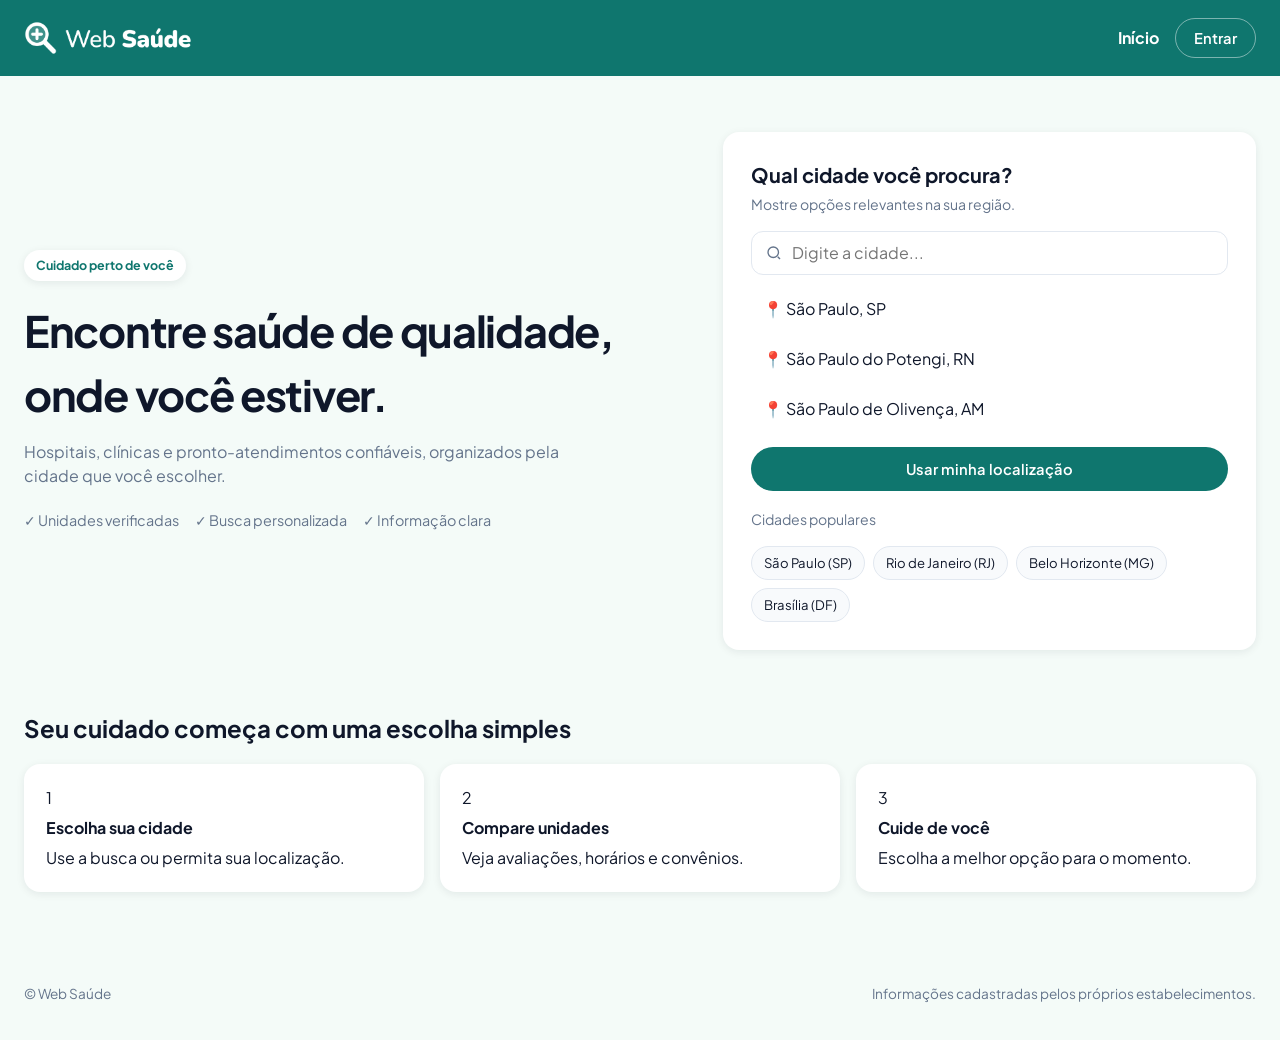
<file: cidade.html>
<!DOCTYPE html>
<html lang="pt-BR">
<head>
  <meta charset="UTF-8">
  <meta name="viewport" content="width=device-width, initial-scale=1.0">
  <title>Web Saúde — Escolha sua cidade</title>
  <link rel="preconnect" href="https://fonts.googleapis.com">
  <link href="https://fonts.googleapis.com/css2?family=Plus+Jakarta+Sans:wght@400;500;600;700&display=swap" rel="stylesheet">
    <link rel="icon" type="image/png" href="img/favicon.png">
  <link rel="stylesheet" href="css/styles.css">
</head>
<body>
  <div class="page">
    <div data-header="Início"></div>
    <main class="wrap">
      <section class="city-hero">
        <div>
          <span class="badge">Cuidado perto de você</span>
          <h1 style="margin-top:18px;font-size:clamp(2rem,4vw,2.7rem);letter-spacing:-.03em">Encontre saúde de qualidade, onde você estiver.</h1>
          <p style="color:var(--muted);margin-top:12px;max-width:48ch">Hospitais, clínicas e pronto-atendimentos confiáveis, organizados pela cidade que você escolher.</p>
          <div class="benefits">
            <span>✓ Unidades verificadas</span>
            <span>✓ Busca personalizada</span>
            <span>✓ Informação clara</span>
          </div>
        </div>
        <aside class="card city-card">
          <h2>Qual cidade você procura?</h2>
          <p class="help">Mostre opções relevantes na sua região.</p>
          <label class="input-icon">
            <svg viewBox="0 0 24 24"><circle cx="11" cy="11" r="7"/><path d="M20 20l-3-3"/></svg>
            <input class="input" id="cidade" placeholder="Digite a cidade...">
          </label>
          <div class="suggest" id="sugestoes"></div>
          <button class="btn btn-primary btn-lg" id="localizacao" type="button">Usar minha localização</button>
          <p class="help" style="margin-top:18px">Cidades populares</p>
          <div class="popular" id="populares"></div>
        </aside>
      </section>
      <section class="steps">
        <h2>Seu cuidado começa com uma escolha simples</h2>
        <div class="step-grid">
          <article class="card step"><span>1</span><b>Escolha sua cidade</b><p>Use a busca ou permita sua localização.</p></article>
          <article class="card step"><span>2</span><b>Compare unidades</b><p>Veja avaliações, horários e convênios.</p></article>
          <article class="card step"><span>3</span><b>Cuide de você</b><p>Escolha a melhor opção para o momento.</p></article>
        </div>
      </section>
    </main>
    <div data-footer></div>
  </div>
  <script src="js/data.js"></script>
  <script src="js/app.js"></script>
  <script>
    var cidades = ["São Paulo, SP", "São Paulo do Potengi, RN", "São Paulo de Olivença, AM", "Rio de Janeiro, RJ", "Belo Horizonte, MG", "Brasília, DF"];
    var box = document.getElementById("sugestoes");
    var input = document.getElementById("cidade");
    function ir(c) { location.href = "resultados.html?cidade=" + encodeURIComponent(c.split(",")[0]); }
    function pintar(lista) {
      box.innerHTML = lista.slice(0, 3).map(function (c) {
        return '<button type="button" data-city="' + c + '">📍 ' + c + "</button>";
      }).join("");
    }
    pintar(cidades);
    input.addEventListener("input", function () {
      var q = input.value.toLowerCase();
      pintar(cidades.filter(function (c) { return c.toLowerCase().indexOf(q) >= 0; }));
    });
    box.addEventListener("click", function (e) {
      var b = e.target.closest("[data-city]");
      if (b) ir(b.getAttribute("data-city"));
    });
    document.getElementById("populares").innerHTML = ["São Paulo (SP)", "Rio de Janeiro (RJ)", "Belo Horizonte (MG)", "Brasília (DF)"].map(function (c) {
      return '<button type="button" data-pop="' + c + '">' + c + "</button>";
    }).join("");
    document.getElementById("populares").addEventListener("click", function (e) {
      var b = e.target.closest("[data-pop]");
      if (b) ir(b.getAttribute("data-pop"));
    });
    document.getElementById("localizacao").addEventListener("click", function () { ir("São Paulo, SP"); });
  </script>
</body>
</html>
</file>
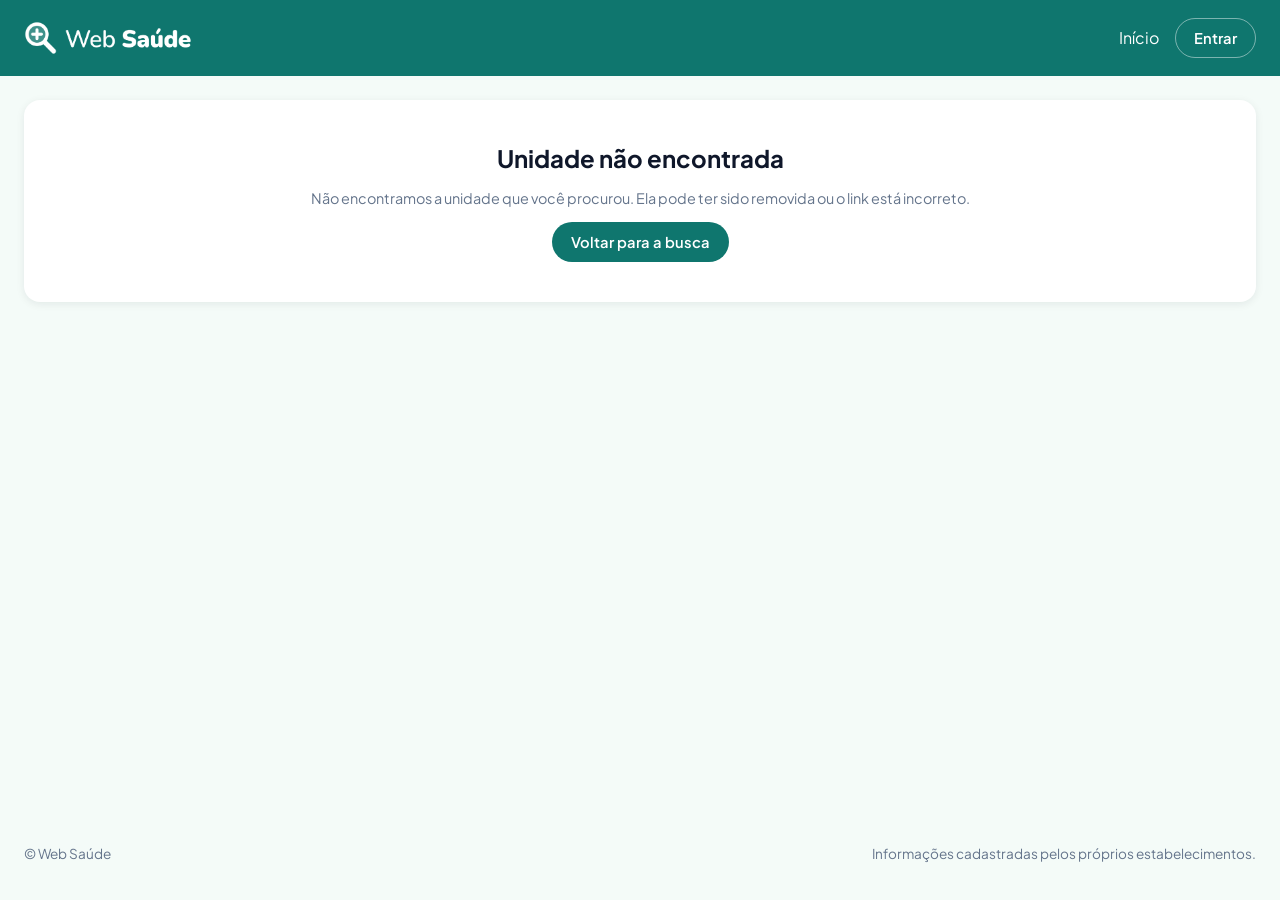
<file: detalhes.html>
<!DOCTYPE html>
<html lang="pt-BR">
<head>
  <meta charset="UTF-8">
  <meta name="viewport" content="width=device-width, initial-scale=1.0">
  <title>Web Saúde — Detalhes da unidade</title>
  <link rel="preconnect" href="https://fonts.googleapis.com">
  <link href="https://fonts.googleapis.com/css2?family=Plus+Jakarta+Sans:wght@400;500;600;700&display=swap" rel="stylesheet">
    <link rel="icon" type="image/png" href="img/favicon.png">
  <link rel="stylesheet" href="css/styles.css">
</head>
<body>
  <div class="page">
    <div data-header="Encontrar unidades"></div>
    <main class="wrap details" id="detalhe"></main>
    <div data-footer></div>
  </div>
  <script src="js/data.js"></script>
  <script src="js/app.js"></script>
  <script>
    var root = document.getElementById("detalhe");

    function esc(s) {
      return String(s).replace(/[&<>"']/g, function (c) {
        return { "&": "&amp;", "<": "&lt;", ">": "&gt;", '"': "&quot;", "'": "&#39;" }[c];
      });
    }

    var ICON = {
      pin: '<svg viewBox="0 0 24 24" aria-hidden="true"><path d="M12 21s-6-5.6-6-10a6 6 0 0 1 12 0c0 4.4-6 10-6 10z"/><circle cx="12" cy="11" r="2"/></svg>',
      phone: '<svg viewBox="0 0 24 24" aria-hidden="true"><path d="M5 4h4l2 5-2.5 1.5a11 11 0 0 0 5 5L15 13l5 2v4a2 2 0 0 1-2 2A16 16 0 0 1 3 6a2 2 0 0 1 2-2z"/></svg>',
      mail: '<svg viewBox="0 0 24 24" aria-hidden="true"><rect x="3" y="5" width="18" height="14" rx="2"/><path d="M3 7l9 6 9-6"/></svg>'
    };

    var id = Number(WebSaude.ui.params().get("id"));
    var u = WebSaude.unidades.find(function (x) { return x.id === id; });

    if (!u) {
      document.title = "Web Saúde — Unidade não encontrada";
      root.innerHTML =
        '<section class="card notfound"><h1>Unidade não encontrada</h1>' +
        '<p class="center-note">Não encontramos a unidade que você procurou. Ela pode ter sido removida ou o link está incorreto.</p>' +
        '<a class="btn btn-primary" href="index.html">Voltar para a busca</a></section>';
    } else {
      render(u);
    }

    function render(u) {
      var fotos = u.fotos && u.fotos.length ? u.fotos : [u.foto];
      var enderecoCompleto = u.endereco + ", " + u.cidade + (u.estado ? " – " + u.estado : "");
      var telefone = String(u.telefone).replace(/[^\d+]/g, "");
      var favOn = WebSaude.ui.favs().indexOf(u.id) >= 0 ? " is-on" : "";

      document.title = "Web Saúde — " + u.nome;

      var thumbs = fotos.length > 1
        ? '<div class="thumbs">' + fotos.map(function (f, i) {
            return '<button type="button" data-src="' + esc(f) + '" aria-label="Ver foto ' + (i + 1) + ' de ' + fotos.length + '"' + (i === 0 ? ' class="is-on"' : "") + '>' +
              '<img src="' + esc(f) + '" alt="Foto ' + (i + 1) + ' de ' + esc(u.nome) + '"></button>';
          }).join("") + "</div>"
        : "";

      root.innerHTML =
        '<a class="det-back" href="index.html">← Voltar para a busca</a>' +
        '<div class="details-title"><h1>' + esc(u.nome) + '</h1><span class="chip">' + esc(u.tipo) + "</span>" +
        '<span class="chip ' + (u.aberto ? "chip-ok" : "chip-warn") + '">' + (u.aberto ? "Aberto agora" : esc(u.horario)) + "</span>" +
        '<div class="details-actions">' +
        '<button class="btn btn-ghost fav-btn' + favOn + '" data-fav="' + u.id + '" type="button"><span class="off">♡ Favoritar</span><span class="on">♥ Favoritado</span></button>' +
        '<button class="btn btn-ghost" type="button" id="share">Compartilhar</button></div></div>' +
        '<div class="quick-actions">' +
        '<a class="btn btn-primary" href="tel:' + esc(telefone) + '">' + ICON.phone + 'Ligar</a></div>' +

        '<div class="det-top">' +
        '<div class="card det-gallery"><img class="gallery-main" id="foto" src="' + esc(fotos[0]) + '" alt="Foto de ' + esc(u.nome) + '">' + thumbs + "</div>" +
        '<div class="info-grid">' +
        '<div class="card info-card"><h2>Contato</h2>' +
        '<div class="info-line">' + ICON.pin + "<span>" + esc(enderecoCompleto) + "</span></div>" +
        '<a class="info-line" href="tel:' + esc(telefone) + '">' + ICON.phone + "<span>" + esc(u.telefone) + "</span></a>" +
        '<a class="info-line" href="mailto:' + esc(u.email) + '">' + ICON.mail + "<span>" + esc(u.email) + "</span></a></div>" +
        '<div class="card info-card"><h2>Especialidades</h2><div class="spec-grid">' +
        u.especialidades.map(function (s) { return '<span class="chip">' + esc(s) + "</span>"; }).join("") + "</div></div>" +
        '<div class="card info-card"><h2>Horários</h2><div>Hoje: ' + esc(u.horario) + "</div></div>" +
        "</div></div>" +

        '<section class="card det-map" aria-label="Mapa"><span>Mapa deve ficar aqui</span></section>' +

        '<section class="card info-card" id="avaliacoes"><div class="rev-head">' +
        '<div class="rev-score"><b>' + u.nota.toFixed(1) + '</b><div><div class="stars" aria-hidden="true">' + WebSaude.ui.stars(u.nota) + "</div>" +
        "<div>" + u.avaliacoes + " avaliações</div></div></div>" +
        '<a class="btn btn-primary" href="login.html">Deixar avaliação</a></div>' +
        WebSaude.avaliacoes.map(function (a) {
          return '<article class="review"><img class="avatar" src="' + esc(a.foto) + '" alt=""><div>' +
            '<div class="review-top"><b>' + esc(a.nome) + "</b><span>" + esc(a.data) + "</span></div>" +
            '<div class="stars" role="img" aria-label="Nota ' + a.nota + ' de 5">' + WebSaude.ui.stars(a.nota) + "</div>" +
            "<p>" + esc(a.texto) + "</p></div></article>";
        }).join("") + "</section>";

      WebSaude.ui.bindFavs(root);

      var thumbsEl = root.querySelector(".thumbs");
      if (thumbsEl) {
        thumbsEl.addEventListener("click", function (e) {
          var btn = e.target.closest("button[data-src]");
          if (!btn) return;
          document.getElementById("foto").src = btn.dataset.src;
          thumbsEl.querySelectorAll("button").forEach(function (b) { b.classList.toggle("is-on", b === btn); });
        });
      }

      document.getElementById("share").addEventListener("click", function () {
        copiar(location.href).then(function () {
          WebSaude.ui.toast("Link copiado.");
        }, function () {
          WebSaude.ui.toast("Não foi possível copiar. Copie o link na barra de endereço.");
        });
      });

      if (location.hash === "#avaliacoes") {
        document.getElementById("avaliacoes").scrollIntoView();
      }
    }

    function copiar(texto) {
      if (navigator.clipboard && window.isSecureContext) return navigator.clipboard.writeText(texto);
      return new Promise(function (ok, fail) {
        var t = document.createElement("textarea");
        t.value = texto;
        t.style.position = "fixed";
        t.style.opacity = "0";
        document.body.appendChild(t);
        t.select();
        var done = false;
        try { done = document.execCommand("copy"); } catch (e) {}
        document.body.removeChild(t);
        done ? ok() : fail();
      });
    }
  </script>
</body>
</html>
</file>
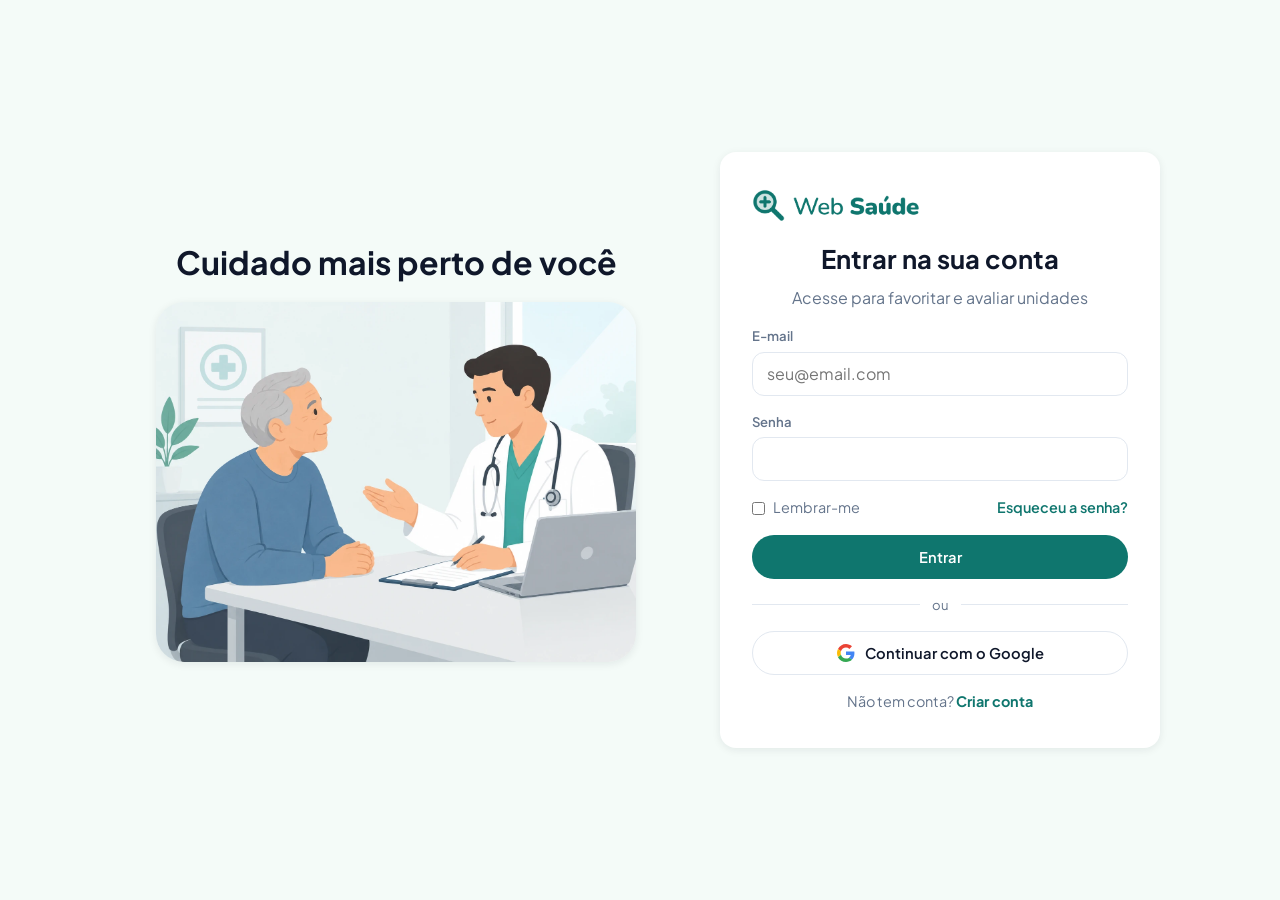
<file: login.html>
<!DOCTYPE html>
<html lang="pt-BR">
<head>
  <meta charset="UTF-8">
  <meta name="viewport" content="width=device-width, initial-scale=1.0">
  <title>Web Saúde — Entrar</title>
  <link rel="preconnect" href="https://fonts.googleapis.com">
  <link href="https://fonts.googleapis.com/css2?family=Plus+Jakarta+Sans:wght@400;500;600;700&display=swap" rel="stylesheet">
    <link rel="icon" type="image/png" href="img/favicon.png">
  <link rel="stylesheet" href="css/styles.css">
</head>
<body>
  <div class="auth-page auth-fit">
    <div class="auth-split">
      <div class="auth-art">
        <h2>Cuidado mais perto de você</h2>
        <img class="auth-photo" src="assets/auth-ilustracao.webp" alt="" width="1438" height="1093">
      </div>
      <form class="card auth-card" id="form">
        <div data-brand></div>
        <h1>Entrar na sua conta</h1>
        <p class="sub">Acesse para favoritar e avaliar unidades</p>
        <label class="field"><span>E-mail</span><input class="input" type="email" name="email" placeholder="seu@email.com" required></label>
        <label class="field"><span>Senha</span><input class="input" type="password" name="senha" required></label>
        <div style="display:flex;justify-content:space-between;align-items:center">
          <label class="check"><input type="checkbox" name="lembrar"> Lembrar-me</label>
          <a class="link" href="recuperar-senha.html">Esqueceu a senha?</a>
        </div>
        <button class="btn btn-primary btn-lg" type="submit">Entrar</button>
        <div class="auth-or"><span>ou</span></div>
        <button class="btn btn-google btn-lg" type="button" id="google">
          <svg viewBox="0 0 48 48" aria-hidden="true"><path fill="#EA4335" d="M24 9.5c3.5 0 6.6 1.2 9.1 3.6l6.8-6.8C35.8 2.4 30.3 0 24 0 14.6 0 6.5 5.4 2.6 13.2l7.9 6.1C12.4 13.6 17.7 9.5 24 9.5z"/><path fill="#4285F4" d="M46.5 24.5c0-1.6-.1-3.1-.4-4.5H24v9h12.7c-.6 3-2.3 5.5-4.8 7.2l7.5 5.8c4.4-4.1 7.1-10.1 7.1-17.5z"/><path fill="#FBBC05" d="M10.5 28.7c-.5-1.4-.8-3-.8-4.7s.3-3.2.8-4.7l-7.9-6.1C.9 16.400 0 20.100 0 24s.9 7.6 2.600 10.800l7.900-6.100z"/><path fill="#34A853" d="M24 48c6.500 0 11.900-2.100 15.900-5.800l-7.500-5.800c-2.100 1.400-4.800 2.300-8.400 2.300-6.300 0-11.600-4.100-13.500-9.800l-7.900 6.100C6.500 42.600 14.600 48 24 48z"/></svg>
          Continuar com o Google
        </button>
        <p class="center-note">Não tem conta? <a href="registro.html">Criar conta</a></p>
      </form>
    </div>
  </div>
  <div class="toast"></div>
  <script src="js/data.js"></script>
  <script src="js/app.js"></script>
  <script>
    document.querySelectorAll("[data-brand]").forEach(function (el) { el.outerHTML = WebSaude.ui.brand("index.html", "teal"); });
    document.getElementById("google").addEventListener("click", function () {
      // Protótipo: simula o login com Google e segue para o perfil.
      location.href = "perfil.html";
    });
    document.getElementById("form").addEventListener("submit", function (e) {
      e.preventDefault();
      var email = this.email.value.toLowerCase();
      if (email.indexOf("admin") >= 0) location.href = "admin.html";
      else if (email.indexOf("gestor") >= 0) location.href = "minhas-unidades.html";
      else location.href = "perfil.html";
    });
  </script>
</body>
</html>
</file>
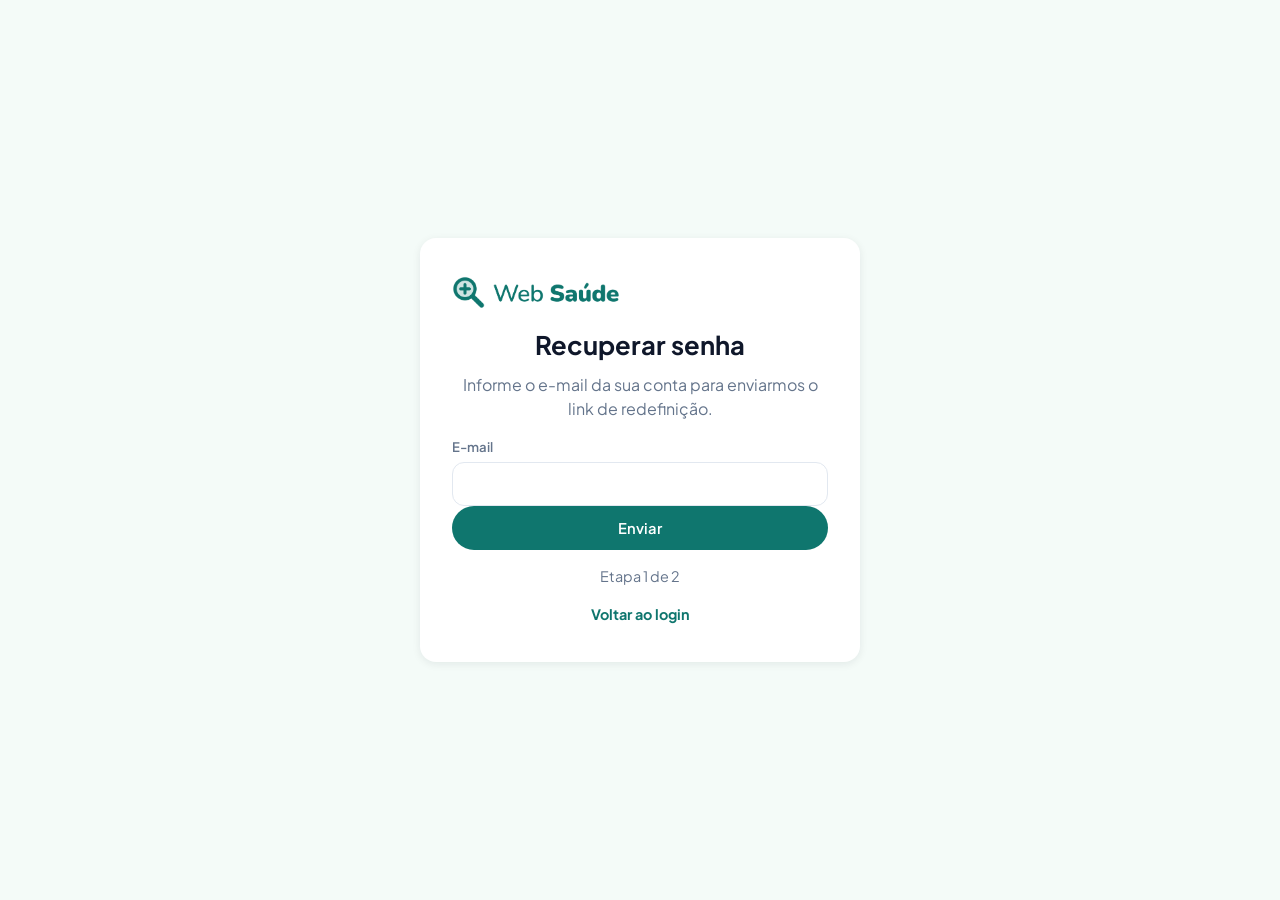
<file: recuperar-senha.html>
<!DOCTYPE html>
<html lang="pt-BR">
<head>
  <meta charset="UTF-8">
  <meta name="viewport" content="width=device-width, initial-scale=1.0">
  <title>Web Saúde — Recuperar senha</title>
  <link rel="preconnect" href="https://fonts.googleapis.com">
  <link href="https://fonts.googleapis.com/css2?family=Plus+Jakarta+Sans:wght@400;500;600;700&display=swap" rel="stylesheet">
    <link rel="icon" type="image/png" href="img/favicon.png">
  <link rel="stylesheet" href="css/styles.css">
</head>
<body>
  <div class="auth-page">
    <form class="card auth-card" id="form" style="max-width:440px;width:100%">
      <div data-brand></div>
      <h1 id="titulo">Recuperar senha</h1>
      <p class="sub" id="sub">Informe o e-mail da sua conta para enviarmos o link de redefinição.</p>
      <div id="etapa1">
        <label class="field"><span>E-mail</span><input class="input" type="email" name="email" required></label>
        <button class="btn btn-primary btn-lg" type="submit">Enviar</button>
      </div>
      <div id="etapa2" hidden>
        <label class="field"><span>Nova senha</span><input class="input" type="password" name="senha" minlength="6"></label>
        <label class="field"><span>Confirmar senha</span><input class="input" type="password" name="confirma"></label>
        <button class="btn btn-primary btn-lg" type="submit">Resetar senha</button>
      </div>
      <p class="center-note" id="passo">Etapa 1 de 2</p>
      <p class="center-note"><a href="login.html">Voltar ao login</a></p>
    </form>
  </div>
  <div class="toast"></div>
  <script src="js/data.js"></script>
  <script src="js/app.js"></script>
  <script>
    document.querySelectorAll("[data-brand]").forEach(function (el) { el.outerHTML = WebSaude.ui.brand("index.html", "teal"); });
    var etapa = 1;
    document.getElementById("form").addEventListener("submit", function (e) {
      e.preventDefault();
      if (etapa === 1) {
        etapa = 2;
        document.getElementById("etapa1").hidden = true;
        document.getElementById("etapa2").hidden = false;
        document.getElementById("titulo").textContent = "Nova senha";
        document.getElementById("sub").textContent = "Crie uma senha nova para a sua conta.";
        document.getElementById("passo").textContent = "Etapa 2 de 2";
        this.senha.required = true;
        return;
      }
      if (this.senha.value !== this.confirma.value) {
        WebSaude.ui.toast("As senhas não coincidem.");
        return;
      }
      WebSaude.ui.toast("Senha redefinida com sucesso.");
      setTimeout(function () { location.href = "login.html"; }, 900);
    });
  </script>
</body>
</html>
</file>
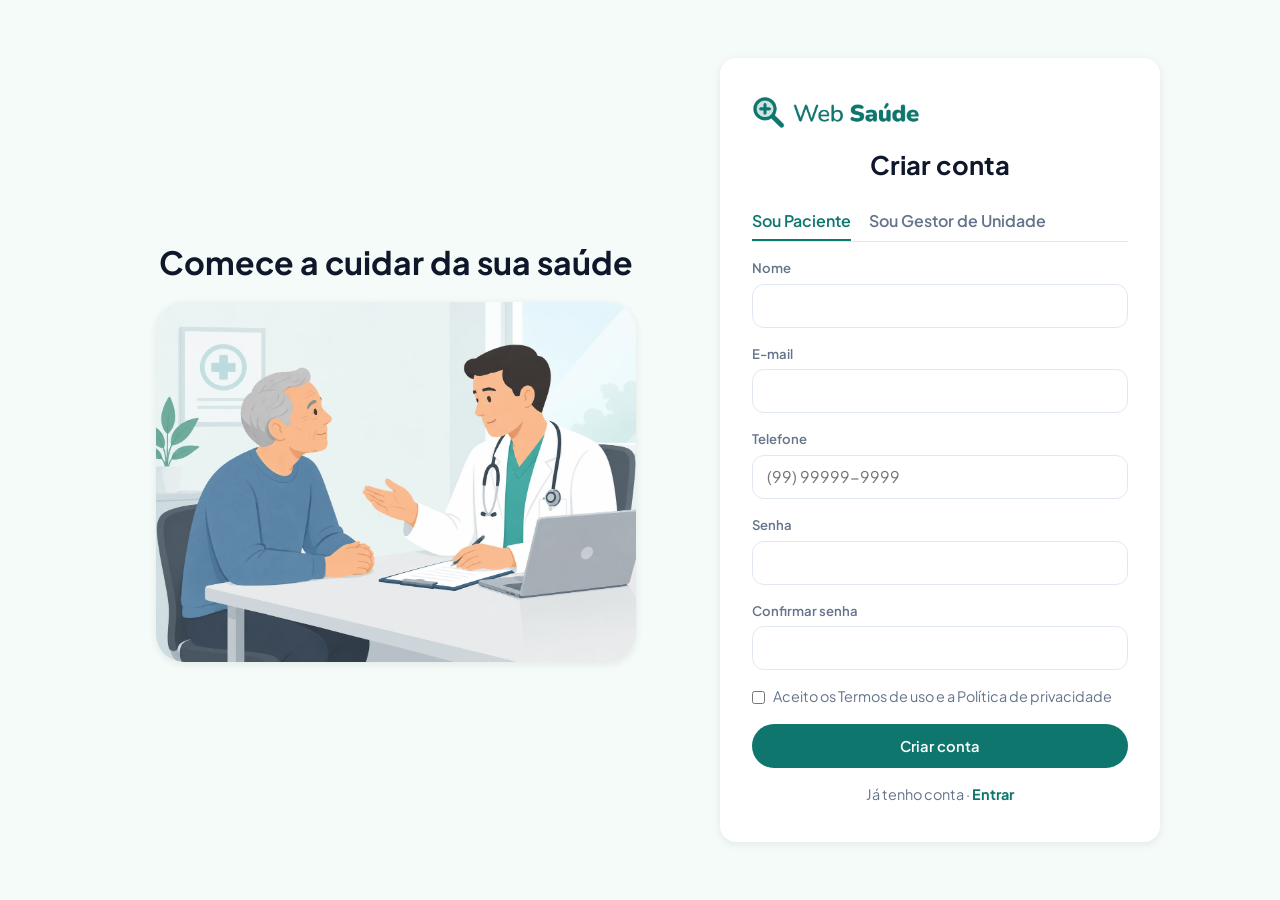
<file: registro.html>
<!DOCTYPE html>
<html lang="pt-BR">
<head>
  <meta charset="UTF-8">
  <meta name="viewport" content="width=device-width, initial-scale=1.0">
  <title>Web Saúde — Criar conta</title>
  <link rel="preconnect" href="https://fonts.googleapis.com">
  <link href="https://fonts.googleapis.com/css2?family=Plus+Jakarta+Sans:wght@400;500;600;700&display=swap" rel="stylesheet">
    <link rel="icon" type="image/png" href="img/favicon.png">
  <link rel="stylesheet" href="css/styles.css">
</head>
<body>
  <div class="auth-page">
    <div class="auth-split">
      <div class="auth-art">
        <h2>Comece a cuidar da sua saúde</h2>
        <img class="auth-photo" src="assets/auth-ilustracao.webp" alt="" width="1438" height="1093">
      </div>
      <form class="card auth-card" id="form">
        <div data-brand></div>
        <h1>Criar conta</h1>
        <div class="tabs">
          <button type="button" class="is-on" data-tab="paciente" data-tab-group="tipo">Sou Paciente</button>
          <button type="button" data-tab="gestor" data-tab-group="tipo">Sou Gestor de Unidade</button>
        </div>
        <input type="hidden" name="tipo" id="tipo" value="paciente">
        <label class="field"><span>Nome</span><input class="input" name="nome" required></label>
        <label class="field"><span>E-mail</span><input class="input" type="email" name="email" required></label>
        <label class="field"><span>Telefone</span><input class="input" name="telefone" placeholder="(99) 99999-9999" required></label>
        <label class="field"><span>Senha</span><input class="input" type="password" name="senha" minlength="6" required></label>
        <label class="field"><span>Confirmar senha</span><input class="input" type="password" name="confirma" required></label>
        <label class="check"><input type="checkbox" name="termos" required> Aceito os Termos de uso e a Política de privacidade</label>
        <button class="btn btn-primary btn-lg" type="submit">Criar conta</button>
        <p class="center-note">Já tenho conta · <a href="login.html">Entrar</a></p>
      </form>
    </div>
  </div>
  <div class="toast"></div>
  <script src="js/data.js"></script>
  <script src="js/app.js"></script>
  <script>
    document.querySelectorAll("[data-brand]").forEach(function (el) { el.outerHTML = WebSaude.ui.brand("index.html", "teal"); });
    document.querySelectorAll("[data-tab]").forEach(function (b) {
      b.addEventListener("click", function () { document.getElementById("tipo").value = b.getAttribute("data-tab"); });
    });
    document.getElementById("form").addEventListener("submit", function (e) {
      e.preventDefault();
      if (this.senha.value !== this.confirma.value) {
        WebSaude.ui.toast("As senhas não coincidem.");
        return;
      }
      location.href = "verificar-email.html?email=" + encodeURIComponent(this.email.value);
    });
  </script>
</body>
</html>
</file>
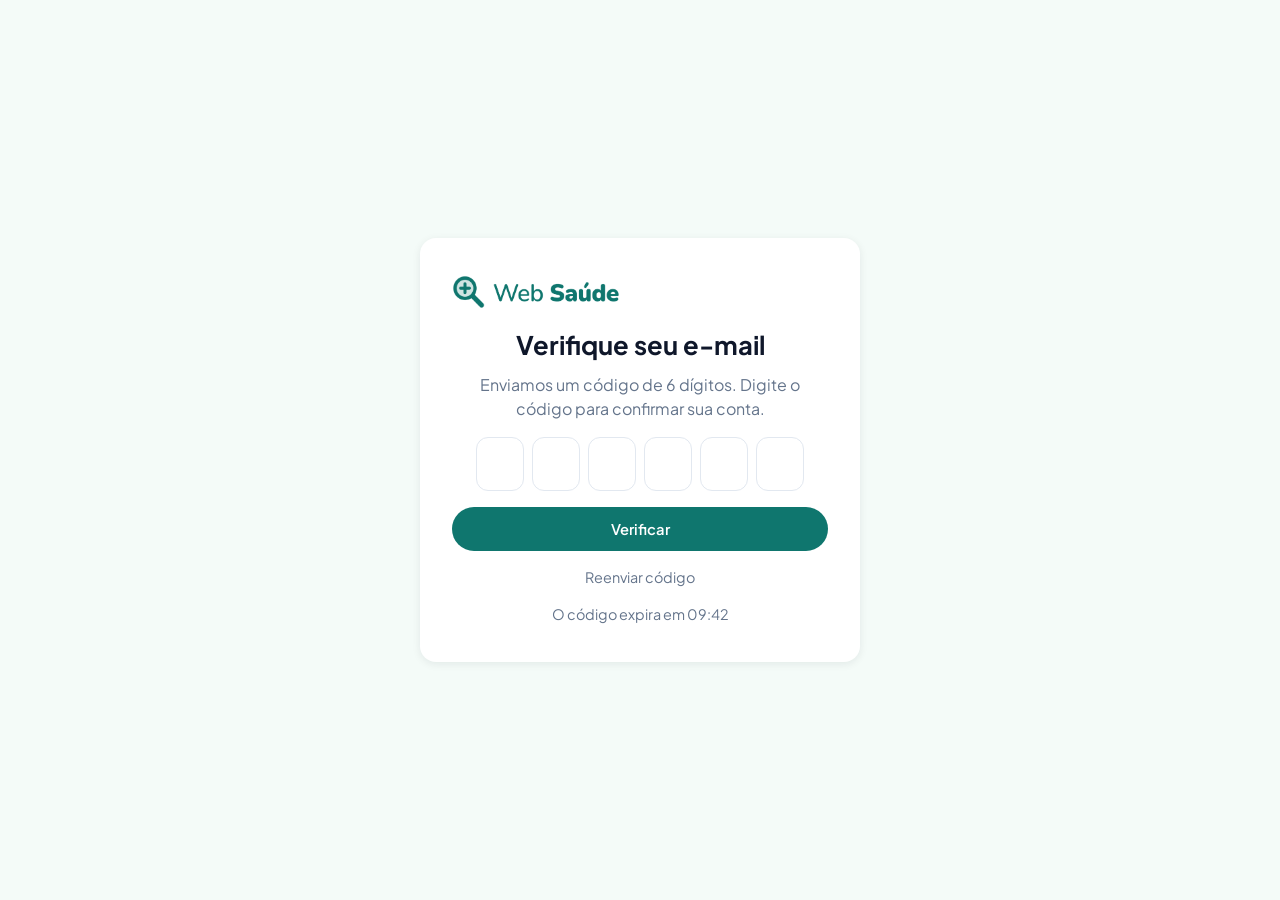
<file: verificar-email.html>
<!DOCTYPE html>
<html lang="pt-BR">
<head>
  <meta charset="UTF-8">
  <meta name="viewport" content="width=device-width, initial-scale=1.0">
  <title>Web Saúde — Verificar e-mail</title>
  <link rel="preconnect" href="https://fonts.googleapis.com">
  <link href="https://fonts.googleapis.com/css2?family=Plus+Jakarta+Sans:wght@400;500;600;700&display=swap" rel="stylesheet">
    <link rel="icon" type="image/png" href="img/favicon.png">
  <link rel="stylesheet" href="css/styles.css">
</head>
<body>
  <div class="auth-page">
    <form class="card auth-card" id="form" style="max-width:440px;width:100%">
      <div data-brand></div>
      <h1>Verifique seu e-mail</h1>
      <p class="sub" id="msg">Enviamos um código de 6 dígitos. Digite o código para confirmar sua conta.</p>
      <div class="otp">
        <input maxlength="1" inputmode="numeric"><input maxlength="1" inputmode="numeric"><input maxlength="1" inputmode="numeric">
        <input maxlength="1" inputmode="numeric"><input maxlength="1" inputmode="numeric"><input maxlength="1" inputmode="numeric">
      </div>
      <button class="btn btn-primary btn-lg" type="submit">Verificar</button>
      <p class="center-note"><button type="button" id="reenviar">Reenviar código</button></p>
      <p class="center-note">O código expira em <span id="timer">09:42</span></p>
    </form>
  </div>
  <div class="toast"></div>
  <script src="js/data.js"></script>
  <script src="js/app.js"></script>
  <script>
    document.querySelectorAll("[data-brand]").forEach(function (el) { el.outerHTML = WebSaude.ui.brand("index.html", "teal"); });
    var email = WebSaude.ui.params().get("email");
    if (email) document.getElementById("msg").textContent = "Enviamos um código de 6 dígitos para " + email + ".";
    var inputs = Array.prototype.slice.call(document.querySelectorAll(".otp input"));
    inputs.forEach(function (input, i) {
      input.addEventListener("input", function () {
        input.value = input.value.replace(/\D/g, "").slice(0, 1);
        if (input.value && inputs[i + 1]) inputs[i + 1].focus();
      });
      input.addEventListener("keydown", function (e) {
        if (e.key === "Backspace" && !input.value && inputs[i - 1]) inputs[i - 1].focus();
      });
    });
    document.getElementById("form").addEventListener("submit", function (e) {
      e.preventDefault();
      location.href = "perfil.html";
    });
    document.getElementById("reenviar").onclick = function () { WebSaude.ui.toast("Novo código enviado."); };
  </script>
</body>
</html>
</file>
<file: css/styles.css>
:root {
  --bg: #f4fbf8;
  --card: #ffffff;
  --teal: #0f766e;
  --teal-dark: #115e59;
  --teal-soft: #ccfbf1;
  --text: #0f172a;
  --muted: #64748b;
  --line: #e2e8f0;
  --danger: #ef4444;
  --ok: #10b981;
  --warn: #d97706;
  --shadow: 0 2px 8px rgba(15, 23, 42, 0.08);
  --radius: 16px;
  --radius-sm: 10px;
  --header: 76px;
}

* { box-sizing: border-box; margin: 0; padding: 0; }

html, body { min-height: 100%; }

body {
  font-family: "Plus Jakarta Sans", "Segoe UI", sans-serif;
  background: var(--bg);
  color: var(--text);
  line-height: 1.5;
}

a { color: inherit; text-decoration: none; }
img { max-width: 100%; display: block; }
button, input, select, textarea { font: inherit; color: inherit; }
button { cursor: pointer; border: 0; background: none; }
[hidden], .is-hidden { display: none !important; }

.page { min-height: 100vh; display: flex; flex-direction: column; }

.wrap {
  width: min(1296px, calc(100% - 48px));
  margin: 0 auto;
}

/* Brand */
.brand { display: flex; align-items: center; gap: 10px; font-weight: 700; font-size: 1.15rem; flex-shrink: 0; }
.brand-logo-img {
  height: 36px;
  width: auto;
  max-width: min(168px, 42vw);
  object-fit: contain;
  display: block;
}
.brand-mark {
  width: 38px;
  height: 38px;
  border-radius: 50%;
  background: var(--teal);
  display: grid;
  place-items: center;
  flex-shrink: 0;
}
.brand-mark svg { width: 22px; height: 22px; fill: none; stroke: #fff; stroke-width: 2.2; }

/* Header */
.header {
  height: var(--header);
  display: flex;
  align-items: center;
  background: var(--teal);
  color: #fff;
  flex-shrink: 0;
  position: relative;
  z-index: 20;
}
.header-inner, .footer-inner {
  width: min(1296px, calc(100% - 48px));
  margin: 0 auto;
  display: flex;
  align-items: center;
  justify-content: space-between;
  gap: 16px;
}
.footer-inner { font-size: 0.85rem; }
.nav { display: flex; align-items: center; gap: 16px; color: rgba(255, 255, 255, 0.88); font-size: 0.92rem; min-width: 0; }
.nav-links, .nav-actions { display: flex; align-items: center; gap: 16px; flex-shrink: 0; }
.nav-links { font-size: 1rem; }
.nav-actions { gap: 12px; }
.nav-links a { color: #fff; white-space: nowrap; }
.nav-links a:hover, .nav-links a.is-active { color: #fff; font-weight: 700; }
.nav-mobile-action { display: none; }
.nav-toggle { display: none; width: 40px; height: 40px; place-items: center; }
.nav-toggle svg { width: 24px; height: 24px; fill: none; stroke: #fff; stroke-width: 2.2; stroke-linecap: round; }
.header .btn-ghost {
  background: transparent;
  border-color: rgba(255, 255, 255, 0.45);
  color: #fff;
}
.header .btn-ghost:hover {
  background: rgba(255, 255, 255, 0.12);
  border-color: #fff;
  color: #fff;
}

/* Buttons */
.btn {
  display: inline-flex;
  align-items: center;
  justify-content: center;
  gap: 8px;
  min-height: 40px;
  padding: 0 18px;
  border-radius: 999px;
  font-weight: 600;
  font-size: 0.92rem;
  transition: 0.2s ease;
  border: 1px solid transparent;
}
.btn-primary { background: var(--teal); color: #fff; }
.btn-primary:hover { background: var(--teal-dark); }
.btn-ghost { background: #fff; border-color: var(--line); }
.btn-ghost:hover { border-color: var(--teal); color: var(--teal); }
.btn-danger { color: var(--danger); }
.btn-lg { min-height: 44px; width: 100%; }
.btn:disabled { opacity: 0.45; cursor: not-allowed; }
.btn-sm { min-height: 36px; padding: 0 12px; font-size: 0.82rem; }
.btn-danger { color: var(--danger); }
.btn-danger-solid { background: #b91c1c; color: #fff; border-color: #b91c1c; }
.btn-danger-solid:hover { background: #991b1b; }

/* Forms */
.field { display: grid; gap: 6px; }
.field span, .label { font-size: 0.82rem; color: var(--muted); font-weight: 600; }
.input, .select, .textarea {
  width: 100%;
  min-height: 44px;
  border: 1px solid var(--line);
  border-radius: 12px;
  padding: 0 14px;
  background: #fff;
  outline: none;
}
.textarea { min-height: 96px; padding: 12px 14px; resize: vertical; }
.input:focus, .select:focus, .textarea:focus { border-color: var(--teal); box-shadow: 0 0 0 3px var(--teal-soft); }
.input-icon { position: relative; }
.input-icon svg {
  position: absolute; left: 14px; top: 50%; transform: translateY(-50%);
  width: 18px; height: 18px; stroke: var(--muted); fill: none; stroke-width: 1.8;
}
.input-icon .input { padding-left: 40px; }

.check { display: flex; align-items: center; gap: 8px; font-size: 0.9rem; color: var(--muted); }
.check input { accent-color: var(--teal); }

/* Cards / chips */
.card {
  background: var(--card);
  border-radius: var(--radius);
  box-shadow: var(--shadow);
}
.chip {
  display: inline-flex;
  align-items: center;
  gap: 6px;
  padding: 5px 10px;
  border-radius: 999px;
  background: #f1f5f9;
  color: var(--muted);
  font-size: 0.75rem;
  font-weight: 600;
}
.chip-ok { background: #dcfce7; color: #166534; }
.chip-warn { background: #ffedd5; color: #9a3412; }
.chip-muted { background: #f1f5f9; color: #475569; }

/* Pagination */
.pager {
  display: flex;
  align-items: center;
  justify-content: center;
  flex-wrap: wrap;
  gap: 10px 16px;
  padding: 8px 0 4px;
  color: var(--muted);
  font-size: 0.88rem;
}
.pager-pages { display: flex; align-items: center; gap: 6px; }
.pager button {
  min-width: 34px;
  height: 34px;
  padding: 0 10px;
  border-radius: 999px;
  border: 1px solid var(--line);
  background: #fff;
}
.pager button.is-active { background: var(--teal); color: #fff; border-color: var(--teal); }
.pager button:disabled { opacity: 0.4; }

/* Unit cards */
.unit-grid { display: grid; grid-template-columns: repeat(3, 1fr); gap: 16px; }
.unit-card { padding: 14px; display: grid; gap: 10px; }
.unit-card img, .unit-photo {
  width: 100%;
  height: 132px;
  object-fit: cover;
  border-radius: 12px;
  background: #e2e8f0;
}
.unit-card-head { display: flex; justify-content: space-between; align-items: start; gap: 8px; }
.unit-type { font-size: 0.72rem; letter-spacing: 0.04em; color: var(--muted); font-weight: 700; text-transform: uppercase; }
.unit-card h3 { font-size: 1rem; }
.unit-card a, .unit-row a { color: var(--teal); font-weight: 600; font-size: 0.9rem; }
.unit-meta { color: var(--muted); font-size: 0.82rem; display: grid; gap: 4px; }
.heart { width: 28px; height: 28px; border-radius: 50%; display: grid; place-items: center; color: var(--muted); }
.heart.is-on { color: var(--danger); }

.unit-row {
  display: grid;
  grid-template-columns: 180px 1fr auto;
  gap: 18px;
  padding: 16px;
  align-items: center;
}
.unit-row img { width: 180px; height: 132px; object-fit: cover; border-radius: 12px; }
.unit-row-top { display: flex; justify-content: space-between; gap: 12px; }

/* Home */
.hero { padding: 28px 0 16px; }
.hero h1 { font-size: clamp(2rem, 4vw, 2.6rem); letter-spacing: -0.03em; max-width: 16ch; }
.hero p { color: var(--muted); margin-top: 10px; max-width: 52ch; }
.search-bar {
  display: grid;
  grid-template-columns: 1.4fr 0.8fr 0.8fr auto;
  gap: 10px;
  padding: 12px;
  margin: 28px 0 36px;
}
.section-title { font-size: 1.25rem; margin-bottom: 16px; }
.footer { margin-top: auto; padding: 28px 0 36px; color: var(--muted); font-size: 0.85rem; }

/* City */
.city-hero {
  display: grid;
  grid-template-columns: 1.1fr 0.9fr;
  gap: 48px;
  align-items: center;
  padding: 56px 0 40px;
}
.badge {
  display: inline-flex; align-items: center; gap: 8px;
  background: #fff; border-radius: 999px; padding: 6px 12px;
  font-size: 0.78rem; font-weight: 700; color: var(--teal);
  box-shadow: var(--shadow);
}
.benefits { display: flex; flex-wrap: wrap; gap: 16px; margin-top: 22px; color: var(--muted); font-size: 0.9rem; }
.city-card { padding: 28px; }
.city-card h2 { font-size: 1.25rem; }
.city-card .help { color: var(--muted); font-size: 0.88rem; margin: 4px 0 16px; }
.suggest { display: grid; gap: 6px; margin: 12px 0 16px; }
.suggest button, .popular button {
  text-align: left; padding: 10px 12px; border-radius: 10px; color: var(--text);
}
.suggest button:hover, .popular button:hover { background: #f0fdfa; }
.popular { display: flex; flex-wrap: wrap; gap: 8px; margin-top: 8px; }
.popular button { background: #f8fafc; border: 1px solid var(--line); border-radius: 999px; padding: 6px 12px; font-size: 0.82rem; }
.steps { padding: 20px 0 64px; }
.steps h2 { margin-bottom: 18px; }
.step-grid { display: grid; grid-template-columns: repeat(3, 1fr); gap: 16px; }
.step { padding: 22px; }
.step b { display: block; margin: 6px 0; }

/* Results */
.results-head { display: flex; justify-content: space-between; align-items: end; gap: 16px; padding: 28px 0 18px; }
.results-layout { display: grid; grid-template-columns: 286px 1fr; gap: 24px; }
.filters { padding: 22px; display: grid; gap: 16px; align-content: start; }
.filters h3 { display: flex; justify-content: space-between; font-size: 1rem; }
.filters h3 button { color: var(--teal); font-size: 0.8rem; }
.filter-group { display: grid; gap: 8px; }
.list { display: grid; gap: 16px; }
.search-dock {
  display: grid;
  grid-template-columns: 1fr 260px auto;
  gap: 10px;
  padding: 22px 0 36px;
}

/* Details */
.details { padding: 24px 0 48px; display: grid; gap: 16px; }
.details-title { display: flex; flex-wrap: wrap; align-items: center; gap: 10px 16px; }
.details-actions { display: flex; flex-wrap: wrap; gap: 8px; margin-left: auto; }
.det-back { color: var(--teal); font-weight: 600; font-size: 0.9rem; justify-self: start; }
.det-back:hover { text-decoration: underline; }
.fav-btn .on, .fav-btn.is-on .off { display: none; }
.fav-btn.is-on .on { display: inline; }
.fav-btn.is-on { color: var(--danger); border-color: var(--danger); }
.det-top { display: grid; grid-template-columns: minmax(0, 1.15fr) minmax(0, 1fr); gap: 16px; align-items: start; }
.det-gallery { padding: 12px; display: grid; gap: 10px; }
.gallery-main { width: 100%; aspect-ratio: 16 / 10; object-fit: cover; border-radius: 12px; background: #e2e8f0; }
.thumbs { display: flex; gap: 8px; overflow-x: auto; padding-bottom: 2px; }
.thumbs button { flex: 0 0 auto; border-radius: 8px; opacity: 0.75; }
.thumbs button.is-on { opacity: 1; outline: 2px solid var(--teal); }
.thumbs img { width: 72px; height: 56px; object-fit: cover; border-radius: 8px; }
.info-grid { display: grid; gap: 12px; }
.info-card { padding: 18px; display: grid; gap: 10px; }
.info-card h2 { font-size: 1rem; }
.info-line { display: flex; align-items: flex-start; gap: 10px; min-width: 0; overflow-wrap: anywhere; }
.info-line svg { width: 18px; height: 18px; flex-shrink: 0; margin-top: 3px; stroke: var(--teal); fill: none; stroke-width: 1.9; stroke-linecap: round; stroke-linejoin: round; }
a.info-line:hover { color: var(--teal); }
.spec-grid { display: flex; flex-wrap: wrap; gap: 8px; }
.det-map { min-height: 320px; display: grid; place-items: center; background: #eef2f1; border: 2px dashed var(--line); box-shadow: none; color: var(--muted); font-weight: 600; }
.rev-head { display: flex; justify-content: space-between; align-items: center; flex-wrap: wrap; gap: 12px; }
.rev-score { display: flex; align-items: center; gap: 14px; }
.rev-score b { font-size: 2.2rem; line-height: 1; }
.stars { color: #f59e0b; letter-spacing: 1px; }
.review { display: grid; grid-template-columns: auto minmax(0, 1fr); gap: 12px; align-items: start; padding-top: 14px; border-top: 1px solid var(--line); }
.review-top { display: flex; justify-content: space-between; flex-wrap: wrap; gap: 2px 12px; }
.review-top span { color: var(--muted); font-size: 0.82rem; }
.review p { color: var(--text); }
.notfound { padding: 40px 24px; text-align: center; display: grid; gap: 12px; justify-items: center; }
.avatar { width: 40px; height: 40px; border-radius: 50%; object-fit: cover; background: #e2e8f0; }

/* Auth */
.auth-page { min-height: 100vh; display: grid; place-items: center; padding: 32px 16px; }
.auth-split {
  width: min(1040px, 100%);
  display: grid;
  grid-template-columns: 1fr 440px;
  gap: 48px;
  align-items: center;
}
.auth-card { padding: 36px 32px; display: grid; gap: 16px; }
.auth-card h1 { font-size: 1.6rem; text-align: center; }
.auth-card .sub { text-align: center; color: var(--muted); margin-top: -8px; }
.auth-art { display: grid; gap: 16px; justify-items: start; }
.auth-art h2 { font-size: 2rem; max-width: 12ch; }
.illu {
  width: min(420px, 100%);
  height: 280px;
  border-radius: 32px;
  background: linear-gradient(160deg, #d1fae5, #ecfeff);
  position: relative;
  overflow: hidden;
}
.illu::after {
  content: "";
  position: absolute;
  inset: 48px 70px 40px 90px;
  background: #fff;
  border-radius: 28px 28px 8px 8px;
  box-shadow: var(--shadow);
}
.tabs { display: flex; gap: 18px; border-bottom: 1px solid var(--line); }
.tabs button { padding: 8px 0; color: var(--muted); font-weight: 600; }
.tabs button.is-on { color: var(--teal); box-shadow: inset 0 -2px 0 var(--teal); }
.otp { display: flex; justify-content: center; gap: 8px; }
.otp input { width: 48px; height: 54px; text-align: center; font-size: 1.3rem; font-weight: 700; border: 1px solid var(--line); border-radius: 12px; }
.center-note { text-align: center; color: var(--muted); font-size: 0.9rem; }
.center-note a { color: var(--teal); font-weight: 700; }
.center-note a:hover { color: var(--teal-dark); text-decoration: underline; }
.link { color: var(--teal); font-weight: 600; font-size: 0.9rem; }
.link:hover { color: var(--teal-dark); text-decoration: underline; }

/* Account */
.account { padding: 28px 0 48px; display: grid; grid-template-columns: 260px 1fr; gap: 20px; }
.side { padding: 22px; display: grid; gap: 8px; align-content: start; text-align: center; }
.side .avatar { width: 88px; height: 88px; margin: 0 auto 8px; }
.side-nav { display: grid; gap: 4px; text-align: left; margin-top: 12px; }
.side-nav a, .side-nav button {
  padding: 10px 12px; border-radius: 10px; color: var(--muted); text-align: left;
}
.side-nav a.is-active, .side-nav button.is-active { background: var(--teal); color: #fff; }
.panel { padding: 28px; display: grid; gap: 16px; }
.form-actions { display: flex; justify-content: flex-end; gap: 8px; }

/* Tables */
.table-wrap { overflow: auto; }
table { width: 100%; border-collapse: collapse; font-size: 0.92rem; }
th, td { text-align: left; padding: 14px 10px; border-bottom: 1px solid var(--line); }
th { color: var(--muted); font-size: 0.78rem; text-transform: uppercase; letter-spacing: 0.04em; }
.row-actions { display: flex; flex-wrap: nowrap; gap: 8px; justify-content: flex-end; white-space: nowrap; }
.row-actions a:not(.btn), .row-actions button:not(.btn) { color: var(--teal); font-weight: 600; font-size: 0.85rem; }
.row-actions .danger { color: var(--danger); }
.row-actions .btn-primary { color: #fff; }

.kpis { display: grid; grid-template-columns: repeat(4, 1fr); gap: 12px; }
.kpis-3 { grid-template-columns: repeat(3, 1fr); }
.kpi { padding: 18px 20px; display: grid; gap: 2px; color: inherit; }
a.kpi:hover { box-shadow: 0 4px 14px rgba(15, 118, 110, 0.12); transform: translateY(-1px); }
.kpi b, .kpi-value { display: block; font-size: 1.8rem; margin-top: 4px; font-weight: 700; letter-spacing: -0.03em; }
.kpi-label { font-size: 0.82rem; color: var(--muted); font-weight: 600; }
.kpi-hint { font-size: 0.78rem; color: var(--muted); }
.kpi-warn .kpi-value { color: var(--warn); }
.charts { display: grid; grid-template-columns: repeat(3, 1fr); gap: 14px; }
.chart-card {
  padding: 20px 22px 18px;
  display: grid;
  gap: 16px;
  background:
    radial-gradient(120% 80% at 0% 0%, rgba(15, 118, 110, 0.06), transparent 55%),
    #fff;
}
.chart-card h3 {
  font-size: 0.72rem;
  letter-spacing: 0.08em;
  text-transform: uppercase;
  color: var(--muted);
  font-weight: 700;
}
.donut-wrap { display: flex; align-items: center; gap: 18px; }
.donut-ring { position: relative; width: 138px; height: 138px; flex-shrink: 0; }
.donut-ring svg { width: 100%; height: 100%; display: block; }
.donut-track { stroke: #ecfdf5; }
.donut-seg { filter: drop-shadow(0 1px 1px rgba(15, 118, 110, 0.12)); }
.donut-center {
  position: absolute; inset: 0;
  display: grid; place-content: center; text-align: center; pointer-events: none;
}
.donut-center strong { font-size: 1.55rem; letter-spacing: -0.04em; line-height: 1; }
.donut-center span { font-size: 0.68rem; font-weight: 600; color: var(--muted); letter-spacing: 0.04em; text-transform: uppercase; }
.chart-hint {
  font-size: 0.75rem;
  color: var(--muted);
  font-weight: 500;
  margin-top: 4px;
}
.chart-legend { list-style: none; display: grid; gap: 4px; flex: 1; min-width: 0; }
.chart-legend li { font-size: 0.82rem; }
.chart-hit, .bar-hit {
  display: grid;
  width: 100%;
  text-align: left;
  border-radius: 10px;
  transition: background 0.15s ease, box-shadow 0.15s ease;
}
.chart-hit {
  grid-template-columns: 10px 1fr auto;
  gap: 10px;
  align-items: center;
  padding: 6px 8px;
  margin: 0 -8px;
}
.chart-legend .swatch { width: 10px; height: 10px; border-radius: 99px; }
.leg-copy { display: grid; }
.leg-label { color: var(--text); font-weight: 600; }
.leg-pct { color: var(--muted); font-size: 0.72rem; }
.chart-legend b { font-size: 0.92rem; }
.bar-chart { list-style: none; display: grid; gap: 8px; align-content: center; min-height: 138px; }
.bar-hit { gap: 7px; padding: 8px 10px; margin: 0 -10px; }
.bar-head { display: flex; justify-content: space-between; gap: 8px; align-items: baseline; }
.bar-label { color: var(--text); font-weight: 600; font-size: 0.85rem; }
.bar-meta { color: var(--muted); font-size: 0.75rem; }
.bar-meta b { color: var(--text); font-size: 0.92rem; }
.bar-track { height: 8px; background: #f0fdfa; border-radius: 99px; overflow: hidden; }
.bar-fill {
  display: block; height: 100%; border-radius: 99px; min-width: 0;
  transition: width 0.55s cubic-bezier(.22, 1, .36, 1);
}
.chart-hit:hover, .bar-hit:hover { background: #f0fdfa; }
.chart-hit.is-active, .bar-hit.is-active {
  background: #f0fdfa;
  box-shadow: inset 0 0 0 1px #99f6e4;
}
.chart-hit:focus-visible, .bar-hit:focus-visible { outline: 3px solid var(--teal); outline-offset: 2px; }
.admin { padding: 24px 0 48px; display: grid; grid-template-columns: 220px 1fr; gap: 20px; align-items: start; }
.admin-nav { padding: 12px; align-content: start; position: sticky; top: 12px; }
.admin-main { min-width: 0; display: grid; gap: 28px; }
.admin-head h1 { font-size: clamp(1.6rem, 3vw, 2rem); letter-spacing: -0.03em; }
.admin-head p { color: var(--muted); max-width: 54ch; }
.admin-kicker { font-size: 0.78rem; font-weight: 700; letter-spacing: 0.06em; text-transform: uppercase; color: var(--teal); margin-bottom: 4px; }
.admin-section { display: grid; gap: 12px; scroll-margin-top: 16px; }
.admin-table { min-width: 640px; }
.admin-table th, .admin-table td { vertical-align: middle; }
.admin-table tbody th { font-weight: 700; color: var(--text); text-transform: none; letter-spacing: 0; font-size: 0.95rem; }
.admin-list { min-height: 0; overflow: hidden; }
.admin-list-scroll {
  overflow-y: auto;
  max-height: 610px;
}
#users-scroll {
  max-height: 394px;
}
#gestor-scroll {
  max-height: 450px;
}
.admin-table-pending .row-actions { flex-wrap: wrap; white-space: normal; }
.admin-list-scroll thead th {
  position: sticky;
  top: 0;
  z-index: 1;
  background: #fff;
  box-shadow: 0 1px 0 var(--line);
}
.admin-table-users {
  table-layout: fixed;
  min-width: 760px;
}
.admin-table-users th:nth-child(2),
.admin-table-users td:nth-child(2) { width: 140px; }
.admin-table-users th:nth-child(3),
.admin-table-users td:nth-child(3) { width: 110px; }
.admin-table-users th:last-child,
.admin-table-users td:last-child { width: 292px; }
.admin-table-users .row-actions {
  display: grid;
  grid-template-columns: 4.6rem 5.4rem 8.2rem;
  justify-content: stretch;
}
.admin-table-users .row-actions .btn { width: 100%; padding: 0 10px; }
.admin-empty { margin: 12px 0; }
.toolbar { display: flex; justify-content: space-between; align-items: center; gap: 12px; flex-wrap: wrap; }
.toolbar-title { margin: 0; }
.toolbar-search { max-width: 280px; width: 100%; }
.filter-bar {
  display: grid;
  grid-template-columns: minmax(220px, 1.4fr) auto minmax(180px, 0.8fr);
  gap: 14px 16px;
  align-items: end;
  padding: 16px 18px;
}
.filter-bar-simple { grid-template-columns: minmax(240px, 1fr) auto; }
.filter-bar-units { grid-template-columns: minmax(220px, 1.4fr) auto; }
.filter-bar-side { display: flex; align-items: center; justify-content: flex-end; gap: 12px; flex-wrap: wrap; }
.admin-filters-sticky { position: sticky; top: 8px; z-index: 4; }
.infinite-sentinel { height: 1px; pointer-events: none; }
tr.infinite-sentinel td { padding: 0; border: 0; height: 1px; }
.filter-bar .filter-search { min-width: 0; }
.filter-bar-foot {
  grid-column: 1 / -1;
  display: flex;
  justify-content: space-between;
  align-items: center;
  gap: 12px;
  flex-wrap: wrap;
}
.filter-meta { color: var(--muted); font-size: 0.85rem; }
.filter-select { min-width: 180px; }
.filter-pills { border: 0; padding: 0; margin: 0; display: flex; flex-wrap: wrap; gap: 6px; align-items: end; }
.filter-pills legend { font-size: 0.82rem; color: var(--muted); font-weight: 600; width: 100%; margin-bottom: 6px; }
.filter-pills label { cursor: pointer; }
.filter-pills input { position: absolute; opacity: 0; width: 1px; height: 1px; }
.filter-pills span {
  display: inline-flex;
  align-items: center;
  gap: 6px;
  min-height: 40px;
  padding: 0 12px;
  border-radius: 999px;
  border: 1px solid var(--line);
  background: #fff;
  font-size: 0.82rem;
  font-weight: 600;
  color: var(--muted);
}
.filter-pills span b { font-weight: 700; color: var(--text); }
.filter-pills input:checked + span { background: var(--teal); color: #fff; border-color: var(--teal); }
.filter-pills input:checked + span b { color: #fff; }
.filter-pills input:focus-visible + span { outline: 3px solid var(--teal); outline-offset: 2px; }
.user-cell { display: flex; align-items: center; gap: 10px; font-weight: 700; }
.user-cell small { display: block; color: var(--muted); font-weight: 500; font-size: 0.8rem; }
.user-avatar {
  width: 36px; height: 36px; border-radius: 50%; flex-shrink: 0;
  display: grid; place-items: center;
  background: var(--teal-soft); color: var(--teal-dark);
  font-size: 0.72rem; font-weight: 700;
}
.admin-table-pending { min-width: 860px; }
.admin-table-pending th:nth-child(2),
.admin-table-pending td:nth-child(2) { width: 150px; }
.admin-table-pending th:nth-child(3),
.admin-table-pending td:nth-child(3) { width: 118px; }
.admin-table-pending th:last-child,
.admin-table-pending td:last-child { width: 280px; }
.unit-cell { display: flex; align-items: flex-start; gap: 12px; font-weight: 700; }
.unit-cell img {
  width: 56px; height: 56px; border-radius: 12px; object-fit: cover; flex-shrink: 0;
  background: var(--teal-soft);
}
.unit-cell small { display: block; color: var(--muted); font-weight: 500; font-size: 0.8rem; margin-top: 2px; }
.unit-cell > div > div { display: flex; flex-wrap: wrap; align-items: center; gap: 6px; }
.unit-tags { display: flex; flex-wrap: wrap; gap: 4px; margin-top: 8px; }
.unit-tags .chip { font-weight: 600; }
.activity-card { padding: 8px 10px; }
.activity-list {
  list-style: none;
  max-height: 420px;
  overflow: auto;
  padding: 4px 8px;
}
.activity-item {
  display: grid;
  grid-template-columns: 14px 1fr auto;
  gap: 12px;
  padding: 12px 6px;
  border-bottom: 1px solid var(--line);
  align-items: start;
}
.activity-item:last-child { border-bottom: 0; }
.activity-dot {
  width: 10px; height: 10px; border-radius: 99px; margin-top: 6px;
  background: var(--teal);
}
.activity-dot.is-ok { background: #0f766e; }
.activity-dot.is-warn { background: #f59e0b; }
.activity-dot.is-danger { background: #fb7185; }
.activity-dot.is-muted { background: #94a3b8; }
.activity-title { font-weight: 600; font-size: 0.92rem; }
.activity-motivo { color: var(--muted); font-size: 0.82rem; margin-top: 2px; }
.activity-time { color: var(--muted); font-size: 0.75rem; white-space: nowrap; padding-top: 4px; }
.field-error { color: #b91c1c; font-size: 0.78rem; font-weight: 600; }
@media (max-width: 980px) {
  .filter-bar { grid-template-columns: 1fr; }
}

.skip-link {
  position: absolute;
  left: 16px;
  top: -48px;
  z-index: 100;
  background: var(--teal);
  color: #fff;
  padding: 8px 14px;
  border-radius: 8px;
  font-weight: 700;
}
.skip-link:focus { top: 12px; }
.sr-only {
  position: absolute;
  width: 1px;
  height: 1px;
  padding: 0;
  margin: -1px;
  overflow: hidden;
  clip: rect(0, 0, 0, 0);
  white-space: nowrap;
  border: 0;
}
a:focus-visible, button:focus-visible, [tabindex]:focus-visible {
  outline: 3px solid var(--teal);
  outline-offset: 2px;
}
.input:focus-visible, .select:focus-visible, .textarea:focus-visible { outline: none; }

.help { color: var(--muted); font-size: 0.88rem; }
.form-grid-2 { display: grid; grid-template-columns: 1fr 1fr; gap: 12px; }
.form-grid-3 { display: grid; grid-template-columns: 1fr 1fr 1fr; gap: 12px; }
.form-grid-2 > .btn, .form-grid-3 > .btn { align-self: end; min-height: 44px; }
.radio-group { display: flex; flex-wrap: wrap; align-items: center; gap: 18px; }
.gestor { padding: 28px 0 48px; display: grid; gap: 16px; }
.gestor-lead { color: var(--muted); max-width: 58ch; margin-top: 6px; }
.gestor-dash { display: grid; gap: 14px; }
.gestor-dash .section-title { margin: 0; }
.gestor-units { display: grid; grid-template-columns: repeat(2, minmax(0, 1fr)); gap: 14px; }
.gestor-units:has(> :only-child) { grid-template-columns: 1fr; }
.gestor-unit {
  display: grid;
  grid-template-columns: 140px 1fr;
  gap: 16px;
  padding: 16px;
  align-items: center;
}
.gestor-unit > img {
  width: 140px;
  height: 140px;
  object-fit: cover;
  border-radius: 12px;
  background: #e2e8f0;
}
.gestor-unit-body { display: grid; gap: 8px; min-width: 0; }
.gestor-unit-top { display: flex; flex-wrap: wrap; align-items: center; gap: 8px; }
.gestor-unit-top h2 { font-size: 1.15rem; letter-spacing: -0.02em; }
.gestor-unit-body > p { color: var(--muted); font-size: 0.9rem; }
.gestor-unit .row-actions { justify-content: flex-start; flex-wrap: wrap; white-space: normal; }
.charts-2 { grid-template-columns: 1.35fr 1fr; }
.line-chart { min-height: 170px; }
.line-chart svg { width: 100%; height: 170px; display: block; }
.gestor-side { display: grid; grid-template-columns: 1fr 1fr; gap: 14px; }
.gestor-alerts, .complete-list, .review-mini { list-style: none; display: grid; gap: 10px; }
.gestor-alerts li, .complete-list li {
  display: grid;
  gap: 6px;
  padding-bottom: 10px;
  border-bottom: 1px solid var(--line);
}
.gestor-alerts li { grid-template-columns: 1fr auto; align-items: center; gap: 10px; }
.gestor-alerts li:last-child, .complete-list li:last-child, .review-mini li:last-child { border-bottom: 0; padding-bottom: 0; }
.complete-head { display: flex; justify-content: space-between; gap: 8px; font-weight: 600; font-size: 0.88rem; }
.complete-list .btn { justify-self: start; }
.review-mini li { display: flex; gap: 10px; align-items: flex-start; }
.review-mini img { width: 36px; height: 36px; border-radius: 99px; object-fit: cover; }
.review-mini p { color: var(--muted); font-size: 0.85rem; margin-top: 2px; }
.review-mini small { color: var(--muted); }
.callout {
  padding: 14px 16px;
  border-radius: 12px;
  font-size: 0.92rem;
  line-height: 1.45;
}
.callout-warn { background: #ffedd5; color: #9a3412; }
.callout-ok { background: #ccfbf1; color: #115e59; }
.callout-danger { background: #fee2e2; color: #991b1b; }
.unit-motivo { display: block; color: #9a3412; font-weight: 600; margin-top: 4px; }
.unit-form { display: grid; gap: 16px; }
.unit-form-head .det-back { margin-bottom: 8px; }
.unit-block { gap: 18px; }
.unit-block-head { display: flex; gap: 14px; align-items: flex-start; }
.unit-block-head h2 { font-size: 1.1rem; letter-spacing: -0.02em; }
.unit-block-head p { color: var(--muted); font-size: 0.88rem; margin-top: 2px; }
.tipo-pills, .esp-pills {
  border: 0;
  padding: 0;
  margin: 0;
  display: flex;
  flex-wrap: wrap;
  gap: 8px;
}
.esp-pills {
  max-height: 280px;
  overflow: auto;
  padding: 2px 2px 4px;
}
.tipo-pills legend { font-size: 0.82rem; color: var(--muted); font-weight: 600; width: 100%; margin-bottom: 8px; }
.tipo-pills label, .esp-pills label { cursor: pointer; }
.tipo-pills input, .esp-pills input { position: absolute; opacity: 0; width: 1px; height: 1px; }
.tipo-pills span, .esp-pills span {
  display: inline-flex;
  align-items: center;
  min-height: 40px;
  padding: 0 14px;
  border-radius: 999px;
  border: 1px solid var(--line);
  background: #fff;
  font-size: 0.88rem;
  font-weight: 600;
  color: var(--muted);
}
.tipo-pills input:checked + span,
.esp-pills input:checked + span {
  background: var(--teal);
  color: #fff;
  border-color: var(--teal);
}
.tipo-pills input:focus-visible + span,
.esp-pills input:focus-visible + span { outline: 3px solid var(--teal); outline-offset: 2px; }
.esp-add { display: grid; grid-template-columns: 1fr auto; gap: 12px; align-items: end; }
.hours-table { display: grid; gap: 8px; }
.hours-add {
  display: grid;
  grid-template-columns: minmax(140px, 1.2fr) 1fr auto 1fr auto;
  gap: 10px;
  align-items: end;
}
.hours-resumo {
  display: flex;
  flex-wrap: wrap;
  align-items: center;
  justify-content: space-between;
  gap: 10px;
  padding: 12px 14px;
  border: 1px solid #99f6e4;
  border-radius: 12px;
  background: #f0fdfa;
}
.hours-resumo p { font-weight: 700; color: var(--teal-dark); }
.hours-ask-actions { display: flex; gap: 8px; margin-top: 10px; }
.hours-row {
  display: grid;
  grid-template-columns: minmax(140px, 1.1fr) 1fr auto 1fr;
  gap: 10px;
  align-items: center;
  padding: 8px 10px;
  border: 1px solid var(--line);
  border-radius: 12px;
  background: #f8fafc;
}
.hours-row.is-on { background: #f0fdfa; border-color: #99f6e4; }
.hours-day { display: flex; align-items: center; gap: 10px; font-weight: 600; cursor: pointer; }
.hours-day input { accent-color: var(--teal); width: 18px; height: 18px; }
.hours-sep { color: var(--muted); font-size: 0.82rem; font-weight: 600; align-self: center; padding-bottom: 8px; }
.hours-row:not(.is-on) input[type="time"] { opacity: 0.45; }
.photo-drop {
  position: relative;
  display: grid;
  place-items: center;
  gap: 4px;
  min-height: 112px;
  border: 2px dashed #99f6e4;
  border-radius: 14px;
  background: #f0fdfa;
  color: var(--teal-dark);
  font-weight: 700;
  cursor: pointer;
}
.photo-drop small { font-weight: 500; color: var(--muted); }
.photo-drop input { position: absolute; opacity: 0; width: 1px; height: 1px; }
.photo-grid { display: flex; flex-wrap: wrap; gap: 12px; }
.photo-thumb {
  position: relative;
  width: 132px;
  height: 100px;
  border-radius: 12px;
  overflow: hidden;
  border: 2px solid transparent;
  box-shadow: var(--shadow);
}
.photo-thumb.is-main { border-color: var(--teal); }
.photo-thumb img { width: 100%; height: 100%; object-fit: cover; cursor: pointer; }
.photo-thumb button {
  position: absolute;
  top: 6px;
  right: 6px;
  width: 24px;
  height: 24px;
  border-radius: 50%;
  background: rgba(15, 23, 42, 0.7);
  color: #fff;
  font-size: 0.9rem;
  display: grid;
  place-items: center;
}
.badge-main {
  position: absolute;
  bottom: 6px;
  left: 6px;
  background: var(--teal);
  color: #fff;
  font-size: 0.68rem;
  font-weight: 700;
  padding: 3px 8px;
  border-radius: 999px;
}
.unit-form-actions {
  position: sticky;
  bottom: 12px;
  background: #fff;
  padding: 12px;
  border-radius: 16px;
  box-shadow: var(--shadow);
  z-index: 3;
}
.stepper {
  list-style: none;
  display: flex;
  flex-wrap: wrap;
  gap: 8px;
  padding: 0;
}
.stepper-item {
  display: inline-flex;
  align-items: center;
  gap: 8px;
  min-height: 36px;
  padding: 0 12px 0 6px;
  border-radius: 999px;
  background: #fff;
  border: 1px solid var(--line);
  color: var(--muted);
  font-size: 0.82rem;
  font-weight: 600;
}
.stepper-item span {
  width: 22px;
  height: 22px;
  border-radius: 50%;
  display: grid;
  place-items: center;
  background: #e2e8f0;
  color: var(--text);
  font-size: 0.75rem;
}
.stepper-item.is-done { border-color: #99f6e4; background: #f0fdfa; color: var(--teal-dark); }
.stepper-item.is-done span { background: var(--teal); color: #fff; }
.stepper-item.is-on { border-color: var(--teal); background: var(--teal); color: #fff; }
.stepper-item.is-on span { background: #fff; color: var(--teal); }
.photo-perfil, .photo-galeria { display: grid; gap: 10px; }
.photo-perfil h3, .photo-galeria h3 { font-size: 0.95rem; }
.photo-perfil-row { display: flex; flex-wrap: wrap; align-items: center; gap: 16px; }
.photo-perfil-preview {
  width: 180px;
  height: 132px;
  border-radius: 14px;
  overflow: hidden;
  background: #f0fdfa;
  border: 2px dashed #99f6e4;
  display: grid;
  place-items: center;
  color: var(--muted);
  font-size: 0.85rem;
  font-weight: 600;
  position: relative;
}
.photo-perfil-preview img { width: 100%; height: 100%; object-fit: cover; }
.photo-btn { position: relative; overflow: hidden; cursor: pointer; width: max-content; }
.photo-btn input { position: absolute; inset: 0; opacity: 0; cursor: pointer; }
.photo-thumb-x {
  position: absolute;
  top: 6px;
  right: 6px;
  width: 24px;
  height: 24px;
  border-radius: 50%;
  background: rgba(15, 23, 42, 0.7);
  color: #fff;
}

.dialog { border: 0; padding: 0; background: transparent; max-width: 440px; width: calc(100% - 32px); }
.dialog::backdrop { background: rgba(15, 23, 42, 0.45); }
.dialog-card { background: #fff; border-radius: var(--radius); padding: 24px; display: grid; gap: 14px; box-shadow: var(--shadow); }
.dialog-card h2 { font-size: 1.2rem; }
.dialog-card p { color: var(--muted); }

.toast {
  position: fixed; right: 20px; bottom: 20px;
  background: var(--text); color: #fff; padding: 12px 16px;
  border-radius: 12px; display: none; z-index: 20;
}
.toast.is-on { display: block; }

@media (max-width: 980px) {
  .admin-nav {
    position: static;
    display: grid;
    grid-template-columns: 1fr 1fr;
    gap: 6px;
    padding: 8px;
    margin-top: 0;
  }
  .admin-nav a {
    flex: unset;
    text-align: center;
    min-height: 44px;
    display: inline-flex;
    align-items: center;
    justify-content: center;
    font-size: 0.78rem;
    line-height: 1.2;
    padding: 8px 6px;
  }
  .unit-grid, .step-grid, .kpis, .charts, .auth-split, .city-hero, .results-layout, .account, .admin, .unit-row, .search-bar, .search-dock, .det-top {
    grid-template-columns: 1fr;
  }
  .kpis { grid-template-columns: 1fr 1fr; }
  .kpi { padding: 14px 14px; }
  .kpi-value { font-size: 1.45rem; }
  .charts-2, .gestor-side, .gestor-units { grid-template-columns: 1fr; }
  .gestor-unit { grid-template-columns: 96px 1fr; }
  .gestor-unit > img { width: 96px; height: 96px; }
  .admin { padding-top: 16px; gap: 14px; }
  .admin-main { gap: 22px; }
  .admin-section { scroll-margin-top: 12px; }
  .admin-head p { font-size: 0.92rem; }
  .filter-bar-simple { grid-template-columns: 1fr; }
  .filter-bar-side { justify-content: space-between; }
  .filter-select { min-width: 0; }
  .donut-wrap { gap: 14px; }
  .donut-ring { width: 112px; height: 112px; }
  .activity-item { gap: 10px; padding: 12px 2px; }
  .dialog { width: calc(100% - 24px); }
  .form-actions { flex-wrap: wrap; }
  .form-actions .btn { min-height: 44px; }
  .form-grid-2, .form-grid-3 { grid-template-columns: 1fr; }
  .hours-add { grid-template-columns: 1fr 1fr; }
  .hours-add .hours-sep { display: none; }
  .hours-add .btn { grid-column: 1 / -1; }
  .hours-row { grid-template-columns: 1fr 1fr; }
  .hours-day { grid-column: 1 / -1; }
  .hours-sep { display: none; }
  .esp-add { grid-template-columns: 1fr; }
  .gestor { padding-top: 16px; }

  .admin-table,
  .admin-table-users,
  .admin-table-pending { min-width: 0; }
  .admin-table thead { display: none; }
  .admin-table,
  .admin-table tbody { display: block; width: 100%; }
  .admin-table tbody tr {
    display: grid;
    grid-template-columns: 1fr 1fr;
    gap: 8px 12px;
    padding: 16px 14px;
    border-bottom: 1px solid var(--line);
  }
  .admin-table tbody tr:last-child { border-bottom: 0; }
  .admin-table th,
  .admin-table td {
    display: block;
    width: auto;
    border: 0;
    padding: 0;
  }
  .admin-table tbody th,
  .admin-table td:last-child,
  .admin-table td[colspan] { grid-column: 1 / -1; }
  .admin-table-users th:nth-child(n),
  .admin-table-users td:nth-child(n),
  .admin-table-pending th:nth-child(n),
  .admin-table-pending td:nth-child(n) { width: auto; }
  .admin-table td[data-label]::before {
    content: attr(data-label);
    display: block;
    font-size: 0.7rem;
    font-weight: 700;
    letter-spacing: 0.04em;
    text-transform: uppercase;
    color: var(--muted);
    margin-bottom: 4px;
  }
  .admin-table-users .row-actions,
  .admin-table-pending .row-actions {
    display: grid;
    grid-template-columns: 1fr 1fr;
    gap: 8px;
    margin-top: 4px;
  }
  .admin-table-users .row-actions .btn:last-child,
  .admin-table-pending .row-actions .btn:last-child {
    grid-column: 1 / -1;
  }
  .admin-table-users .row-actions .btn,
  .admin-table-pending .row-actions .btn { width: 100%; min-height: 40px; }
  .table-wrap { overflow: visible; }
  .admin-list-scroll,
  #users-scroll,
  #gestor-scroll {
    max-height: none;
    overflow: visible;
  }
  .admin-list-scroll thead th { position: static; box-shadow: none; }
  .activity-list { max-height: none; }
  .admin-table tbody tr.infinite-sentinel {
    display: block;
    padding: 0;
    height: 1px;
    border: 0;
    overflow: hidden;
  }
  .unit-row img { width: 100%; }
  .header-inner, .footer-inner, .wrap { width: calc(100% - 32px); }
  .header-inner { gap: 8px; }
  .nav { gap: 4px; }
  .nav-toggle { display: grid; width: 36px; }
  .nav-actions { display: none; }
  .nav-links {
    display: none;
    position: absolute;
    top: calc(100% + 8px);
    left: 16px;
    right: 16px;
    flex-direction: column;
    align-items: stretch;
    gap: 4px;
    padding: 8px;
    background: #fff;
    border-radius: var(--radius);
    box-shadow: var(--shadow);
    z-index: 30;
  }
  .nav-links a {
    display: block;
    width: 100%;
    padding: 12px 14px;
    border-radius: 10px;
    color: var(--text);
    font-weight: 600;
    text-align: left;
  }
  .nav-links a:hover, .nav-links a.is-active { color: var(--teal); }
  .nav.is-open .nav-links { display: flex; }
  .nav-mobile-action {
    display: block;
    margin-top: 6px;
    padding-top: 10px;
    border-top: 1px solid var(--line);
  }
  .nav-mobile-action .btn {
    width: 100%;
    min-height: 42px;
    justify-content: center;
    background: var(--teal);
    color: #fff !important;
    border: none;
    font-weight: 700;
    border-radius: 10px;
  }
  .footer-inner { flex-direction: column; align-items: flex-start; gap: 6px; }
}

/* Home (busca + lista + mapa) */
.home {
  padding-bottom: 32px;
  display: grid;
  grid-template-columns: 540px 1fr;
  grid-template-areas:
    "top top"
    "list map"
    "how how"
    "foot foot";
  gap: 20px;
}
.home-scroll-area { display: contents; }
.home-map-wrap { grid-area: map; min-height: 825px; }
.home-map {
  height: 100%;
  min-height: 825px;
  display: grid;
  place-items: center;
  background: #eef2f1;
  border: 2px dashed var(--line);
  box-shadow: none;
  color: var(--muted);
  font-weight: 600;
}
.home-bar { grid-area: top; display: grid; grid-template-columns: 1fr 544px; gap: 20px; margin: 8px 0 0; }
.home-filters {
  display: grid;
  grid-template-columns: 1fr 1.3fr 1fr 0.7fr auto auto;
  align-items: end;
  gap: 12px 12px;
  padding: 18px 20px;
}
.home-esp { position: relative; min-width: 0; }
.msel { position: relative; }
.msel-btn {
  width: 100%;
  min-height: 44px;
  padding: 0 36px 0 12px;
  border: 1px solid var(--line);
  border-radius: 10px;
  background: #fff url("data:image/svg+xml,%3Csvg xmlns='http://www.w3.org/2000/svg' viewBox='0 0 24 24' fill='none' stroke='%23111' stroke-width='3' stroke-linecap='round' stroke-linejoin='round'%3E%3Cpath d='M6 9l6 6 6-6'/%3E%3C/svg%3E") no-repeat right 12px center / 14px;
  text-align: left;
  font-weight: 500;
  cursor: pointer;
}
.msel-btn .msel-label {
  display: block;
  overflow: hidden;
  white-space: nowrap;
  text-overflow: ellipsis;
}
.msel-btn[aria-expanded="true"] { border-color: var(--teal); box-shadow: 0 0 0 3px var(--teal-soft); }
.msel-panel {
  position: absolute;
  z-index: 20;
  top: calc(100% + 6px);
  left: 0;
  right: 0;
  min-width: 280px;
  background: #fff;
  border: 1px solid var(--line);
  border-radius: 12px;
  box-shadow: 0 12px 32px rgba(15, 23, 42, 0.12);
  padding: 10px;
}
.msel-list {
  max-height: 240px;
  overflow: auto;
  display: grid;
  gap: 2px;
  margin-top: 8px;
}
.msel-list .check { padding: 6px 8px; border-radius: 8px; }
.msel-list .check:hover { background: var(--teal-soft); }
.home-filters .field span { font-weight: 500; }
.select { appearance: none; -webkit-appearance: none; padding-right: 36px; cursor: pointer;
  background: #fff url("data:image/svg+xml,%3Csvg xmlns='http://www.w3.org/2000/svg' viewBox='0 0 24 24' fill='none' stroke='%23111' stroke-width='3' stroke-linecap='round' stroke-linejoin='round'%3E%3Cpath d='M6 9l6 6 6-6'/%3E%3C/svg%3E") no-repeat right 12px center / 14px; }
.btn-loc { min-height: 44px; border-color: var(--teal); color: var(--teal); padding: 0 12px; }
.btn-loc svg { width: 18px; height: 18px; stroke: currentColor; fill: none; stroke-width: 2; flex-shrink: 0; }
.btn-loc span { display: none; }
.home-clear { color: var(--muted); font-size: 0.82rem; font-weight: 600; min-height: 44px; padding: 0 4px; }
.home-clear:hover { color: var(--teal); }
.home-search { display: grid; grid-template-columns: 1fr auto; align-items: end; gap: 12px; padding: 18px 20px; }
.home-search .input-icon { display: block; }
.home-body { grid-area: list; display: flex; flex-direction: column; height: 825px; min-height: 0; }
.home-list { display: flex; flex-direction: column; min-height: 0; overflow: hidden; flex: 1; }
.home [data-footer], .home .footer { grid-area: foot; }
.home-list-head { padding: 20px; border-bottom: 1px solid var(--line); }
.home-list-head h1 { font-size: 1.35rem; letter-spacing: -0.02em; }
.home-list-head p { color: var(--muted); font-size: 0.85rem; }
.home-list-scroll { overflow-y: auto; padding: 16px 20px; flex: 1; display: grid; gap: 12px; align-content: start; }
.home-unit { display: grid; grid-template-columns: 104px 1fr; gap: 16px; padding: 16px; border: 1px solid var(--line); border-radius: 14px; }
.home-unit > img { width: 104px; height: 104px; object-fit: cover; border-radius: 10px; }
.home-unit-body { display: grid; gap: 6px; min-width: 0; }
.home-unit-type { display: flex; align-items: center; gap: 8px; color: var(--teal); font-size: 0.72rem; font-weight: 700; letter-spacing: 0.06em; text-transform: uppercase; }
.home-unit-type .num { display: grid; place-items: center; min-width: 26px; height: 26px; border-radius: 50%; background: var(--teal); color: #fff; font-size: 0.72rem; letter-spacing: 0; }
.home-unit h3 { font-size: 1.05rem; }
.home-unit-addr, .home-unit-meta { color: var(--muted); font-size: 0.82rem; }
.home-unit-meta { display: flex; flex-wrap: wrap; gap: 4px 18px; }
.home-unit-actions { display: flex; flex-wrap: wrap; gap: 8px; margin-top: 4px; }
.home-unit-actions .btn { min-height: 38px; padding: 0 16px; font-size: 0.85rem; }
.btn-outline { border-color: var(--teal); color: var(--teal); }
.home-list .pager { padding: 0 0 4px; }
.how-home { grid-area: how; padding: 16px 8px 16px; }
.how-home h2 { font-size: 1.35rem; margin-bottom: 22px; letter-spacing: -0.02em; }
.how-grid {
  list-style: none;
  display: grid;
  grid-template-columns: repeat(3, 1fr);
  gap: 28px 32px;
}
.how-grid li { display: flex; gap: 14px; align-items: flex-start; }
.how-num {
  width: 32px; height: 32px; border-radius: 50%;
  background: var(--teal); color: #fff;
  display: grid; place-items: center;
  font-size: 0.92rem; font-weight: 700;
  flex-shrink: 0;
}
.how-grid h3 { font-size: 1rem; margin-bottom: 4px; }
.how-grid p { color: var(--muted); font-size: 0.9rem; line-height: 1.45; }

@media (max-width: 980px) {
  .page:has(.home) {
    height: 100dvh;
    overflow: hidden;
  }
  .home {
    display: flex;
    flex-direction: column;
    height: calc(100dvh - var(--header));
    max-height: calc(100dvh - var(--header));
    overflow: hidden;
    padding-top: 12px;
    padding-bottom: 0;
    gap: 0;
  }
  .home-map-wrap {
    position: relative;
    z-index: 1;
    flex: 0 0 auto;
    min-height: 0;
    margin: 0 0 16px;
    background: var(--bg);
  }
  .home-map {
    height: 280px;
    min-height: 280px;
    max-height: 280px;
  }
  .home-scroll-area {
    display: flex;
    flex-direction: column;
    flex: 1 1 auto;
    min-height: 0;
    gap: 16px;
    overflow-y: auto;
    -webkit-overflow-scrolling: touch;
    padding-bottom: 32px;
    background: var(--bg);
    position: relative;
    z-index: 2;
  }
  .home-bar { grid-template-columns: minmax(0, 1fr); margin: 0; gap: 16px; flex: 0 0 auto; }
  .home-body,
  .home-list,
  .how-home,
  .home .footer {
    display: block;
    height: auto;
    min-height: min-content;
    max-height: none;
    overflow: visible;
    flex: 0 0 auto;
    position: static;
  }
  .home-list-scroll {
    display: grid;
    height: auto;
    min-height: min-content;
    max-height: none;
    overflow: visible;
    flex: 0 0 auto;
  }
  .home-filters { grid-template-columns: minmax(0, 1fr) minmax(0, 1fr); }
  .brand { white-space: nowrap; font-size: 1.05rem; }
  .brand-logo-img { height: 32px; }
  .nav-actions .btn { min-height: 36px; padding: 0 12px; font-size: 0.85rem; }
  .btn-loc { grid-column: 1 / -1; }
  .btn-loc span { display: inline; }
  .home-clear { grid-column: 1 / -1; }
  .how-home { padding-top: 8px; }
  .how-grid { grid-template-columns: 1fr; gap: 18px; }
}

.quick-actions { display: none; }
.quick-actions svg { width: 18px; height: 18px; stroke: currentColor; fill: none; stroke-width: 2; stroke-linecap: round; stroke-linejoin: round; }

@media (max-width: 640px) {
  :root { --header: 64px; }
  .home-filters { grid-template-columns: 1fr; }
  .home-clear { text-align: center; width: 100%; }
  .nav-actions .chip { display: none; }
  .donut-wrap { flex-direction: column; align-items: stretch; }
  .donut-ring { width: 128px; height: 128px; margin: 0 auto; }
  .form-actions { flex-direction: column-reverse; }
  .form-actions .btn { width: 100%; }
  .activity-item { grid-template-columns: 14px 1fr; }
  .activity-time { grid-column: 2; padding-top: 0; }
  .admin-nav a { font-size: 0.74rem; }
  .details { padding: 12px 0 32px; gap: 12px; }
  .details-title { gap: 8px; }
  .details-title h1 { font-size: 1.55rem; line-height: 1.2; flex-basis: 100%; }
  .details-actions { margin-left: 0; width: 100%; }
  .details-actions .btn { flex: 1; min-height: 44px; }
  .quick-actions { display: grid; }
  .quick-actions .btn { min-height: 48px; }
  .det-gallery { padding: 0; overflow: hidden; gap: 8px; }
  .gallery-main { border-radius: 0; }
  .thumbs { padding: 0 12px 12px; }
  .thumbs img { width: 84px; height: 64px; }
  .info-card { padding: 16px; }
  .info-line { min-height: 44px; align-items: center; }
  .info-line svg { margin-top: 0; }
  .det-back { display: inline-flex; align-items: center; min-height: 40px; }
  .det-map { min-height: 200px; }
  .rev-head .btn { width: 100%; min-height: 46px; }
  .toast { left: 16px; right: 16px; bottom: 16px; text-align: center; }
}

@media (max-width: 360px) {
  .header-inner, .footer-inner, .wrap { width: calc(100% - 24px); }
  .header-inner { gap: 4px; }
  .brand { gap: 6px; font-size: 0.95rem; }
  .brand-mark { width: 30px; height: 30px; }
  .brand-mark svg { width: 18px; height: 18px; }
  .nav-actions { gap: 6px; }
  .nav-actions .btn { padding: 0 10px; font-size: 0.8rem; }
  .brand-logo-img { height: 28px; }
  .home-filters { grid-template-columns: minmax(0, 1fr); padding: 16px; }
  .home-search { padding: 16px; }
  .home-unit { grid-template-columns: 1fr; }
  .home-unit > img { width: 100%; height: 160px; }
  .home-list-head, .home-list-scroll { padding-left: 14px; padding-right: 14px; }
  .details-title h1 { font-size: 1.4rem; }
}

@media (max-width: 300px) {
  .brand > span:last-child { display: none; }
  .home-unit-actions .btn { flex: 1 1 100%; }
}

.auth-photo { width: min(480px, 100%); height: auto; aspect-ratio: 4 / 3; object-fit: cover; border-radius: 28px; box-shadow: var(--shadow); }
.auth-art { justify-items: center; text-align: center; }
.auth-art h2 { max-width: none; }

@media (max-width: 980px) {
  .auth-art h2 { font-size: 1.5rem; }
  .auth-photo { aspect-ratio: 16 / 9; border-radius: 20px; }
}

/* Login em uma tela só no mobile */
@media (max-width: 980px) {
  .auth-fit { min-height: 100vh; min-height: 100dvh; padding: 12px 16px; }
  .auth-fit .auth-split { gap: 12px; }
  .auth-fit .auth-art { gap: 10px; }
  .auth-fit .auth-art h2 { display: none; }
  .auth-fit .auth-photo { height: clamp(96px, calc(100dvh - 600px), 190px); aspect-ratio: auto; width: 100%; }
  .auth-fit .auth-card { padding: 20px 20px 18px; gap: 12px; }
  .auth-fit .auth-card .sub { margin-top: -6px; }
}
@media (max-width: 980px) and (max-height: 700px) {
  .auth-fit .auth-art { display: none; }
}

.auth-or { display: flex; align-items: center; gap: 12px; color: var(--muted); font-size: 0.82rem; }
.auth-or::before, .auth-or::after { content: ""; flex: 1; height: 1px; background: var(--line); }
.btn-google { background: #fff; border-color: var(--line); color: var(--text); gap: 10px; }
.btn-google:hover { border-color: #cbd5e1; background: #f8fafc; }
.btn-google svg { width: 18px; height: 18px; flex-shrink: 0; }
@media (max-width: 980px) { .auth-fit .auth-card { gap: 10px; } .auth-fit .btn-lg { min-height: 42px; } }

/* --- ESTABLISHMENT CREATION & MANAGEMENT (PRO & CHAMATIVO) --- */
.establishment-hero {
  background: linear-gradient(135deg, #f0fdfa 0%, #ffffff 55%, #f8fafc 100%);
  border: 1px solid #ccfbf1;
  border-radius: 18px;
  padding: 22px 26px;
  display: grid;
  gap: 16px;
  box-shadow: 0 4px 20px rgba(15, 118, 110, 0.06);
}
.establishment-hero-top {
  display: flex;
  justify-content: space-between;
  align-items: center;
  flex-wrap: wrap;
  gap: 10px;
}
.establishment-badge {
  display: inline-flex;
  align-items: center;
  gap: 6px;
  background: #e6fffa;
  color: var(--teal-dark);
  font-size: 0.78rem;
  font-weight: 700;
  padding: 5px 14px;
  border-radius: 999px;
  border: 1px solid #99f6e4;
  letter-spacing: 0.02em;
}
.establishment-hero-main {
  display: grid;
  grid-template-columns: 1fr auto;
  gap: 20px;
  align-items: center;
}
.establishment-progress-box {
  min-width: 240px;
  display: grid;
  gap: 8px;
  background: #fff;
  padding: 12px 16px;
  border-radius: 14px;
  border: 1px solid var(--line);
  box-shadow: 0 2px 10px rgba(0, 0, 0, 0.03);
}
.establishment-progress-label {
  display: flex;
  justify-content: space-between;
  font-size: 0.82rem;
  color: var(--muted);
  font-weight: 600;
}
.establishment-progress-label strong {
  color: var(--teal-dark);
}
.establishment-progress-track {
  height: 8px;
  border-radius: 99px;
  background: #e2e8f0;
  overflow: hidden;
}
.establishment-progress-bar {
  height: 100%;
  background: linear-gradient(90deg, #0f766e 0%, #14b8a6 100%);
  border-radius: 99px;
  transition: width 0.35s cubic-bezier(0.4, 0, 0.2, 1);
}

.tipo-cards {
  display: grid;
  grid-template-columns: repeat(2, minmax(0, 1fr));
  gap: 14px;
  margin-top: 6px;
}
.tipo-card {
  cursor: pointer;
  position: relative;
}
.tipo-card input {
  position: absolute;
  opacity: 0;
  width: 1px;
  height: 1px;
}
.tipo-card-inner {
  border: 2px solid var(--line);
  border-radius: 16px;
  padding: 16px 18px;
  background: #fff;
  display: flex;
  gap: 14px;
  align-items: flex-start;
  position: relative;
  transition: all 0.2s ease;
}
.tipo-card:hover .tipo-card-inner {
  border-color: #99f6e4;
  transform: translateY(-2px);
  box-shadow: 0 6px 18px rgba(15, 118, 110, 0.08);
}
.tipo-card input:checked + .tipo-card-inner {
  border-color: var(--teal);
  background: #f0fdfa;
  box-shadow: 0 8px 24px rgba(15, 118, 110, 0.12);
}
.tipo-card-icon {
  width: 44px;
  height: 44px;
  border-radius: 12px;
  display: grid;
  place-items: center;
  flex-shrink: 0;
  background: #e0f2fe;
  color: #0369a1;
}
.tipo-card-icon.hospital-icon {
  background: #f0fdfa;
  color: var(--teal);
}
.tipo-card-icon.clinica-icon {
  background: #eff6ff;
  color: #2563eb;
}
.tipo-card-text strong {
  font-size: 1rem;
  display: block;
  color: var(--text);
}
.tipo-card-text p {
  font-size: 0.83rem;
  color: var(--muted);
  margin-top: 4px;
  line-height: 1.35;
}
.tipo-card-check {
  position: absolute;
  top: 14px;
  right: 14px;
  width: 22px;
  height: 22px;
  border-radius: 50%;
  background: #e2e8f0;
  color: #fff;
  display: grid;
  place-items: center;
  transition: background 0.2s ease;
}
.tipo-card input:checked + .tipo-card-inner .tipo-card-check {
  background: var(--teal);
}

.stepper-modern {
  gap: 10px;
  margin: 14px 0 8px;
}
.stepper-modern .stepper-item {
  padding: 6px 16px 6px 8px;
  font-size: 0.85rem;
  box-shadow: 0 2px 6px rgba(0, 0, 0, 0.03);
  transition: all 0.2s ease;
}

.info-tip-box {
  display: flex;
  gap: 12px;
  align-items: center;
  background: #f8fafc;
  border: 1px solid var(--line);
  border-left: 4px solid var(--teal);
  border-radius: 12px;
  padding: 12px 16px;
  color: var(--muted);
  font-size: 0.86rem;
  line-height: 1.4;
}
.info-tip-box svg {
  flex-shrink: 0;
  color: var(--teal);
}

.esp-header-tools {
  display: flex;
  justify-content: space-between;
  align-items: center;
  gap: 14px;
  flex-wrap: wrap;
}
.badge-teal {
  background: #ccfbf1;
  color: var(--teal-dark);
  font-size: 0.8rem;
  font-weight: 700;
  padding: 5px 12px;
  border-radius: 99px;
}
.field-tip {
  color: var(--muted);
  font-size: 0.82rem;
  margin-top: 4px;
}
.photo-section-card {
  border: 1px solid var(--line);
  border-radius: 14px;
  padding: 20px;
  background: #f8fafc;
  display: grid;
  gap: 14px;
}
.photo-section-head {
  display: flex;
  justify-content: space-between;
  align-items: flex-start;
  gap: 14px;
  flex-wrap: wrap;
}
.photo-section-head h3 {
  font-size: 1rem;
}
.photo-perfil-preview-lg {
  width: 100%;
  max-width: 440px;
  height: 190px;
  border-radius: 14px;
  overflow: hidden;
  position: relative;
  border: 2px dashed #cbd5e1;
  background: #fff;
  display: grid;
  place-items: center;
}
.photo-perfil-preview-lg img {
  width: 100%;
  height: 100%;
  object-fit: cover;
}
.photo-empty-state {
  display: flex;
  flex-direction: column;
  align-items: center;
  gap: 8px;
  color: #94a3b8;
  font-size: 0.88rem;
  font-weight: 500;
}
.establishment-actions {
  display: flex;
  justify-content: space-between;
  align-items: center;
  gap: 12px;
}

@media (max-width: 768px) {
  .establishment-hero-main {
    grid-template-columns: 1fr;
  }
  .establishment-progress-box {
    min-width: 0;
  }
  .tipo-cards {
    grid-template-columns: 1fr;
  }
}

/* --- MAPA E GEOLOCALIZAÇÃO (LATITUDE / LONGITUDE) --- */
.map-container {
  display: grid;
  gap: 16px;
}
.map-toolbar {
  display: flex;
  flex-wrap: wrap;
  align-items: center;
  justify-content: space-between;
  gap: 12px;
  background: #f8fafc;
  padding: 12px 16px;
  border-radius: 12px;
  border: 1px solid var(--line);
}
.map-search-bar {
  display: flex;
  gap: 8px;
  flex: 1;
  min-width: 260px;
}
.map-canvas-wrap {
  position: relative;
  border-radius: 16px;
  overflow: hidden;
  border: 2px solid var(--line);
  box-shadow: 0 4px 16px rgba(15, 23, 42, 0.06);
}
.map-canvas {
  width: 100%;
  height: 380px;
  background: #f1f5f9;
}
.map-floating-tip {
  position: absolute;
  top: 12px;
  left: 12px;
  right: 12px;
  z-index: 1000;
  background: rgba(255, 255, 255, 0.94);
  backdrop-filter: blur(8px);
  padding: 8px 14px;
  border-radius: 10px;
  border: 1px solid rgba(203, 213, 225, 0.8);
  font-size: 0.82rem;
  color: var(--teal-dark);
  font-weight: 600;
  display: flex;
  align-items: center;
  justify-content: space-between;
  gap: 8px;
  pointer-events: none;
  box-shadow: 0 4px 12px rgba(0, 0, 0, 0.05);
}
.map-coords-card {
  background: #f8fafc;
  border: 1px solid var(--line);
  border-radius: 14px;
  padding: 18px 20px;
  display: grid;
  gap: 14px;
}
.map-coords-head {
  display: flex;
  justify-content: space-between;
  align-items: center;
  flex-wrap: wrap;
  gap: 8px;
}
.map-coords-grid {
  display: grid;
  grid-template-columns: 1fr 1fr;
  gap: 14px;
}
.coords-status-badge {
  display: inline-flex;
  align-items: center;
  gap: 6px;
  font-size: 0.8rem;
  color: var(--teal-dark);
  font-weight: 600;
  background: #f0fdfa;
  padding: 4px 12px;
  border-radius: 99px;
  border: 1px solid #99f6e4;
}

@media (max-width: 640px) {
  .map-coords-grid {
    grid-template-columns: 1fr;
  }
  .map-canvas {
    height: 300px;
  }
}

/* --- HORÁRIOS CUSTOMIZADOS, DIAS INDEPENDENTES E 24 HORAS --- */
.hours-panel {
  display: grid;
  gap: 18px;
}
.hours-24-card {
  display: flex;
  justify-content: space-between;
  align-items: center;
  flex-wrap: wrap;
  gap: 14px;
  background: #f0fdfa;
  border: 1px solid #99f6e4;
  border-radius: 14px;
  padding: 16px 20px;
}
.check-24h {
  display: flex;
  align-items: flex-start;
  gap: 12px;
  cursor: pointer;
  flex: 1;
}
.check-24h input[type="checkbox"] {
  accent-color: var(--teal);
  width: 20px;
  height: 20px;
  margin-top: 2px;
  cursor: pointer;
}
.check-24h-text strong {
  display: block;
  font-size: 0.95rem;
  color: var(--teal-dark);
}
.check-24h-text p {
  margin: 2px 0 0;
  font-size: 0.84rem;
  color: var(--muted);
}
.hours-builder {
  background: #f8fafc;
  border: 1px solid var(--line);
  border-radius: 16px;
  padding: 20px;
  display: grid;
  gap: 16px;
}
.hours-dias-selector {
  display: grid;
  gap: 8px;
}
.hours-dias-selector-head {
  display: flex;
  justify-content: space-between;
  align-items: center;
  flex-wrap: wrap;
  gap: 8px;
}
.hours-quick-links {
  display: flex;
  gap: 10px;
}
.hours-quick-btn {
  background: none;
  border: none;
  color: var(--teal);
  font-size: 0.82rem;
  font-weight: 600;
  cursor: pointer;
  text-decoration: underline;
  padding: 0;
}
.hours-quick-btn:hover {
  color: var(--teal-dark);
}
.hours-dias-chips {
  display: flex;
  flex-wrap: wrap;
  gap: 8px;
}
.hours-dia-chip {
  cursor: pointer;
}
.hours-dia-chip input {
  position: absolute;
  opacity: 0;
  width: 1px;
  height: 1px;
}
.hours-dia-chip span {
  display: inline-flex;
  align-items: center;
  justify-content: center;
  min-width: 48px;
  min-height: 38px;
  padding: 0 12px;
  border: 1px solid var(--line);
  border-radius: 10px;
  background: #fff;
  font-weight: 600;
  font-size: 0.85rem;
  color: var(--muted);
  transition: all 0.2s ease;
}
.hours-dia-chip input:checked + span {
  background: var(--teal);
  color: #fff;
  border-color: var(--teal);
  box-shadow: 0 2px 8px rgba(15, 118, 110, 0.25);
}
.hours-time-inputs {
  display: flex;
  flex-wrap: wrap;
  align-items: flex-end;
  gap: 12px;
}
.hours-24-option {
  display: flex;
  align-items: center;
  gap: 8px;
  font-size: 0.88rem;
  font-weight: 600;
  cursor: pointer;
  color: var(--teal-dark);
  padding: 8px 12px;
  border-radius: 8px;
  background: #f0fdfa;
  border: 1px solid #ccfbf1;
}
.hours-24-option input {
  accent-color: var(--teal);
  width: 16px;
  height: 16px;
}
.hours-weekly-list {
  display: grid;
  gap: 8px;
}
.hours-day-row {
  display: flex;
  align-items: center;
  justify-content: space-between;
  padding: 12px 16px;
  border-radius: 12px;
  border: 1px solid var(--line);
  background: #fff;
  gap: 12px;
  transition: all 0.2s ease;
}
.hours-day-row.is-open {
  border-left: 4px solid var(--teal);
}
.hours-day-row.is-closed {
  border-left: 4px solid #cbd5e1;
  background: #f8fafc;
  opacity: 0.85;
}
.hours-day-name {
  font-weight: 600;
  min-width: 130px;
  font-size: 0.92rem;
}
.hours-day-status {
  flex: 1;
  display: flex;
  align-items: center;
  gap: 8px;
}
.hours-day-actions {
  display: flex;
  gap: 6px;
}

/* --- AJUSTES MOBILE EXCLUSIVOS (GESTOR & ESTABELECIMENTOS) --- */
.hours-time-fields {
  display: flex;
  align-items: flex-end;
  gap: 10px;
}

@media (max-width: 768px) {
  /* Grade de 3 KPIs no Gestor */
  .kpis.kpis-3 {
    grid-template-columns: 1fr;
    gap: 10px;
  }

  /* Stepper horizontal deslizável no mobile */
  .stepper-modern {
    display: flex;
    flex-wrap: nowrap;
    overflow-x: auto;
    padding: 6px 4px 10px;
    margin: 8px -12px 14px;
    -webkit-overflow-scrolling: touch;
    scrollbar-width: none;
  }
  .stepper-modern::-webkit-scrollbar {
    display: none;
  }
  .stepper-modern .stepper-item {
    flex-shrink: 0;
    white-space: nowrap;
    padding: 6px 14px 6px 8px;
    font-size: 0.82rem;
  }

  .establishment-hero {
    padding: 16px;
    border-radius: 14px;
    gap: 12px;
  }
  .establishment-hero h1 {
    font-size: 1.35rem;
    line-height: 1.25;
  }
  .establishment-hero-top {
    flex-direction: column;
    align-items: flex-start;
    gap: 8px;
  }
  .establishment-progress-box {
    padding: 12px 14px;
  }
}

@media (max-width: 640px) {
  /* Gestor - Dashboard & Lista de Estabelecimentos */
  .wrap.gestor {
    padding-top: 14px;
    padding-bottom: 36px;
  }
  .wrap.gestor .toolbar {
    flex-direction: column;
    align-items: stretch;
    gap: 14px;
  }
  .wrap.gestor .toolbar .btn,
  #btn-add {
    width: 100%;
    min-height: 46px;
    justify-content: center;
    font-size: 0.92rem;
  }
  .gestor-unit {
    grid-template-columns: 1fr;
    gap: 12px;
    padding: 14px;
  }
  .gestor-unit > img {
    width: 100%;
    height: 160px;
    border-radius: 10px;
  }
  .gestor-unit-body {
    gap: 10px;
  }
  .gestor-unit .row-actions {
    display: flex;
    flex-direction: column;
    width: 100%;
    gap: 8px;
  }
  .gestor-unit .row-actions .btn {
    width: 100%;
    justify-content: center;
    min-height: 42px;
  }
  .gestor-dash .toolbar {
    flex-direction: column;
    align-items: stretch;
    gap: 10px;
  }
  .filter-pills {
    width: 100%;
    display: flex;
  }
  .filter-pills label {
    flex: 1;
    text-align: center;
  }
  .filter-pills label span {
    width: 100%;
    justify-content: center;
    padding: 8px 4px;
  }

  /* Cadastro de Estabelecimento - Seções & Formulários */
  .unit-block {
    padding: 16px;
    border-radius: 14px;
  }
  .unit-block-head {
    gap: 10px;
  }
  .unit-block-head h2 {
    font-size: 1.15rem;
  }
  .unit-block-head .how-num {
    width: 28px;
    height: 28px;
    font-size: 0.85rem;
  }

  .tipo-cards {
    grid-template-columns: 1fr;
    gap: 10px;
  }
  .tipo-card-inner {
    padding: 14px;
  }

  /* Localização */
  .map-toolbar {
    flex-direction: column;
    align-items: stretch;
    gap: 10px;
  }
  .map-search-bar {
    width: 100%;
    min-width: 0;
  }
  .btn-geo-action {
    width: 100%;
    justify-content: center;
    min-height: 42px;
  }
  .det-map {
    height: 200px;
  }
  .map-coords-card {
    padding: 14px;
    gap: 12px;
  }
  .map-coords-head {
    flex-direction: column;
    align-items: flex-start;
    gap: 8px;
  }

  /* Especialidades */
  .esp-header-tools {
    flex-direction: column;
    align-items: stretch;
    gap: 10px;
  }
  .esp-header-tools .filter-search {
    width: 100%;
    min-width: 0;
  }
  #esp-count-badge {
    align-self: flex-start;
  }
  .esp-add {
    grid-template-columns: 1fr;
    gap: 10px;
  }
  .esp-add .btn {
    width: 100%;
    min-height: 44px;
    justify-content: center;
  }

  /* Horários de Funcionamento */
  .hours-builder {
    padding: 14px;
    gap: 14px;
  }
  .hours-dias-selector-head {
    flex-direction: column;
    align-items: flex-start;
    gap: 8px;
  }
  .hours-quick-links {
    flex-wrap: wrap;
    gap: 6px 8px;
  }
  .hours-dias-chips {
    gap: 6px;
  }
  .hours-dia-chip span {
    min-width: 42px;
    min-height: 36px;
    padding: 0 8px;
    font-size: 0.8rem;
  }
  .hours-time-inputs {
    flex-direction: column;
    align-items: stretch;
    gap: 12px;
  }
  .hours-time-fields {
    display: grid;
    grid-template-columns: 1fr auto 1fr;
    align-items: center;
    gap: 8px;
    width: 100%;
  }
  .hours-time-fields .field {
    margin: 0;
    min-width: 0;
  }
  .hours-time-fields .input {
    width: 100%;
    min-width: 0;
  }
  #btn-aplicar-horario {
    width: 100%;
    min-height: 44px;
    justify-content: center;
  }

  /* Grade semanal no mobile */
  .hours-day-row {
    flex-wrap: wrap;
    gap: 8px 10px;
    padding: 10px 12px;
  }
  .hours-day-name {
    min-width: auto;
    font-size: 0.88rem;
    flex: 1;
  }
  .hours-day-status {
    flex: 0 0 auto;
  }
  .hours-day-actions {
    width: 100%;
    justify-content: flex-end;
    border-top: 1px dashed var(--line);
    padding-top: 8px;
    margin-top: 2px;
  }
  .hours-day-actions .btn {
    flex: 1;
    min-height: 36px;
    font-size: 0.82rem;
    justify-content: center;
  }

  /* Logo e Galeria */
  .photo-section-card {
    padding: 14px;
    gap: 12px;
  }
  .photo-section-head {
    flex-direction: column;
    align-items: stretch;
    gap: 10px;
  }
  .photo-section-head .photo-btn {
    width: 100%;
    justify-content: center;
    min-height: 44px;
  }
  .photo-perfil-preview-lg {
    max-width: 100%;
    height: 170px;
  }

  /* Barra de ações inferior */
  .establishment-actions {
    flex-direction: column-reverse;
    gap: 10px;
    align-items: stretch;
    width: 100%;
  }
  .establishment-actions > div,
  .establishment-actions .actions-group-right {
    display: flex;
    flex-direction: column-reverse;
    width: 100%;
    gap: 8px;
  }
  .establishment-actions .btn {
    width: 100%;
    min-height: 46px;
    font-size: 0.92rem;
    justify-content: center;
  }
}
</file>
